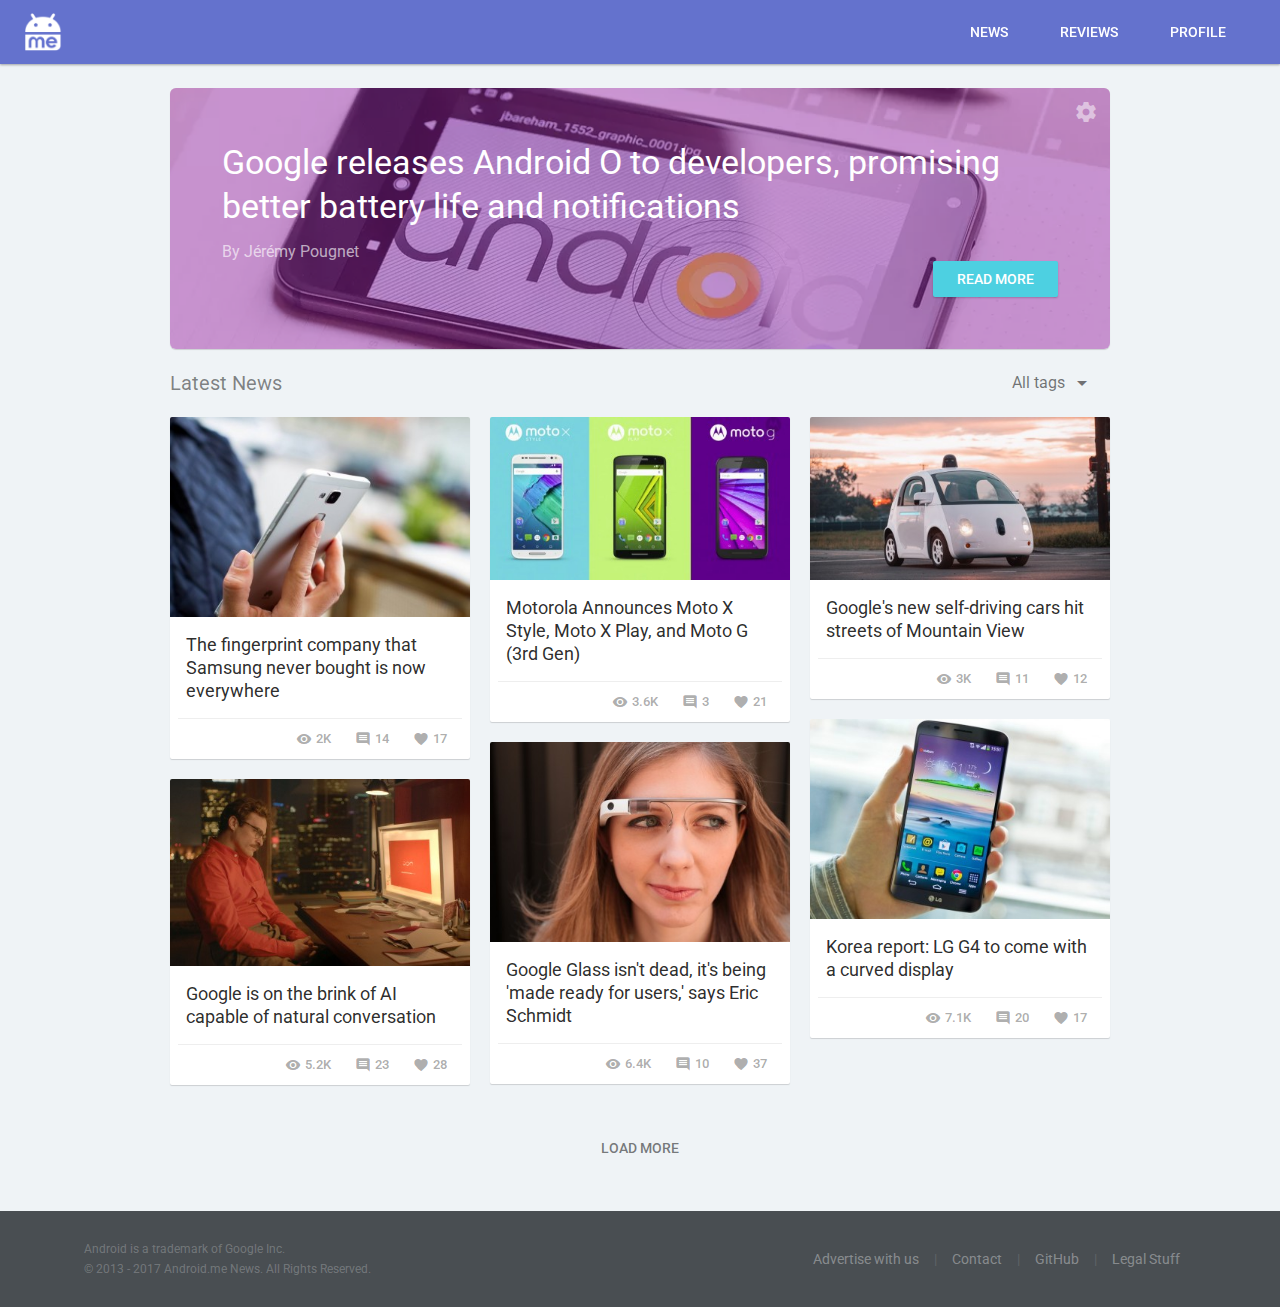
<file: index.html>
<!DOCTYPE html>
<html lang="en">
    <head>
        <meta charset="UTF-8">
        <meta name="viewport" content="width=device-width, initial-scale=1">
        <link rel="shortcut icon" href="favicon.ico">
        
        <!-- Main style -->
        <link rel="stylesheet" href="res/css/style.css">
        
        <!-- Page style -->
        <link rel="stylesheet" href="res/css/home.css">
        
        <!-- Import jQuery (from Google) --> 
        <script src="https://ajax.googleapis.com/ajax/libs/jquery/2.1.4/jquery.min.js"></script>
		
		<!-- Import Material Icons -->
		<link href="https://fonts.googleapis.com/icon?family=Material+Icons" rel="stylesheet">
		
		<!-- Import Roboto font (Google font) -->
		<link href="https://fonts.googleapis.com/css?family=Roboto:300,400,500,700" rel="stylesheet">
        
        <!-- Page info -->
        <title>Android.me</title>
        <meta name="description" content="">	<!-- ??? -->
        <meta name="keywords" content="">	<!-- ??? -->
    </head>
    
    <body>
	
		<!-- Page loader -->
		<div id="pageloader">
			<svg class="spinner" width="65px" height="65px" viewBox="0 0 66 66" xmlns="http://www.w3.org/2000/svg">
				<circle class="circle" fill="none" stroke-width="6" stroke-linecap="round" cx="33" cy="33" r="30"></circle>
			</svg>
		</div>
    
        <!-- Top header bar (menu) -->
        <header class="page-header">
        
            <!-- Elements for the responsive menu -->
            <nav class="responsiveNav">
				<button class="hamburgerButton" aria-expanded="false">
					<i class="material-icons" title="Show navigation">menu</i>
				</button>
			</nav>
            
            <div class="resp-name-logo">Android.me</div>
        
            <!-- Android.me logo -->
            <div class="ndroidme-logo">
				<img src="res/img/logo.png" alt="Android.me logo">
            </div>
			
			<!-- Search bar -->
			<div class="searchBarMain searchBarNotFocus">
				<i class="searchBarIconNotFocus material-icons searchBarSearchIcon noUserSelect">search</i>
				<input type="text" name="header-search" value="" class="searchBarInputNotFocus" id="searchBarInput" placeholder="Search, discover, explore...">
				<i class="material-icons clearSearchBarField noUserSelect" onClick="resetInput()">clear</i>
				
				<!-- Search autocomplete -->
				<!-- For demo only (Static) -->
				<div class="searchAutocompleteMain" style="display: none;">
					<ul>
						<li><span>Ga</span></li>
						<li><span>Galaxy</span> s8</li>
						<li>Samsung <span>Galaxy</span></li>
					</ul>
				</div>
			</div>
            
			<!-- nav menu -->
            <nav class="header-menu">
				<div class="respLogo"></div>
                <ul>
                    <li><a href="index.html">News</a></li>
					<li><a href="reviews.html">Reviews</a></li>
                    <li><a href="login.html">Profile</a></li>
                </ul>
            </nav>
        </header>
        
        <!-- Shadow overlay for the responsive menu -->
        <div class="responsive-menu-overlay"></div>
		
		<!-- Separate content from header (64px) -->
		<div class="headerSeparatorFIx"></div>
		
		<!-- Article cards container -->
        <section class="main-container">
			<div class="article-cards-container">
			
				<!-- Banner admin panel -->
				<!-- Make it responsive! -->
				<div class="adminBannerPanelCard">
					<div class="bannerPanelSection">
						<div class="ig-control">
							<input name="group" type="radio" id="1" class="ig-control__radio" checked>
							<label for="1">Create account CTA</label>
						</div>
					</div>
					<hr>
					<div class="bannerPanelSection">
						<div class="ig-control">
							<input name="group" type="radio" id="2" class="ig-control__radio">
							<label for="2">Featured news</label>
						</div>
						<div class="bannerPanelIdSelector">
							<span>Article ID:</span>
							<input type="number" class="idSelectorInput" placeholder="42">
						</div>
					</div>
					<hr>
					<div class="bannerPanelSection">
						<div class="ig-control">
							<input name="group" type="radio" id="3" class="ig-control__radio">
							<label for="3">Event</label>
						</div>
						<div class="bannerPanelIdSelector">
							<span>Image URL:</span>
							<input type="text" class="urlSelectorInput" placeholder="/res/img/banners/myimagename.png">
						</div>
						<div class="bannerPanelIdSelector">
							<span>Page URL:</span>
							<input type="text" class="urlSelectorInput" placeholder="/tags.php?tag=MWC">
						</div>
					</div>
					<hr>
					<div class="bannerPanelFooterMain">
						<div class="cancelBannerChangesBtn">Cancel</div>
						<div class="saveBannerChangesBtn">Save</div>
					</div>
				</div>
			
				<!-- Featured article Banner -->
				<!-- Background is set inline since it's dynamic -->
				<div class="featuredNewsBanner" style="background-image: url(articles_images/Google_releases_Android_O_to_developers_promising_better_battery_life_and_notifications.jpg);">
					<div class="featuredNewsSubcontainer">
						<a href="article.html">
							<h1>Google releases Android O to developers, promising better battery life and notifications</h1>
						</a>
						<p>By Jérémy Pougnet</p>
						<div class="bannerFeaturedButton">
							<a href="article.html" class="featuredLink noUserSelect">
								<div>Read more</div>
							</a>
						</div>
						
						<!-- Admin panel trigger button -->
						<div class="adminPanelBtn noUserSelect" id="openAdminPanelBanner">
							<i class="material-icons">settings</i>
						</div>
					
					</div>
					<div class="featuredBannerColorOverlay"></div>
				</div>
				
				<!-- Top banner section -->
				<section class="headerBannerHero" style="display:none;"> <!-- display set to none if another banner is visible -->
					<div class="topBannerContentContainer">
						<h1>Experience the News like never before.</h1>
						<p>A new way to stay informed and explore the world of Google's
						mobile platform. Be part of this amazing community!</p>
						<div class="bannerCtaButtons">
							<a href="login.html	" class="ctaOne">
								<div>Join Now</div>
							</a>
							<a href="" class="ctaTwo">
								<div>Learn more</div>
							</a>
						</div>
					</div>
					<div class="topColorOverlay"></div>
				</section>				
				
				<!-- News filters -->
				<div class="filter-container">
					
					<div class="latestInfoTitle">Latest News</div>
				
					<div class="menuTrigger">
						<div class="triggerLabelSelection">All tags</div>
						<i class="material-icons">arrow_drop_down</i>
					</div>
					<div class="tagSelectMenu">
						<div class="tagsMenuItem">All tags</div>
						<div class="tagsMenuItem">Samsung</div>
						<div class="tagsMenuItem">Nexus</div>
						<div class="tagsMenuItem">Developers</div>
						<div class="tagsMenuItem">Lenovo</div>
						<div class="tagsMenuItem">Update</div>
						<div class="tagsMenuItem">Google</div>
						<div class="tagsMenuItem">CES</div>
						<div class="tagsMenuItem">Huawei</div>
						<div class="tagsMenuItem">Oppo</div>
						<div class="tagsMenuItem">Rumors</div>
						<div class="tagsMenuItem">Apps</div>
						<div class="tagsMenuItem">MWC</div>
						<div class="tagsMenuItem">HTC</div>
						<div class="tagsMenuItem">Asus</div>
						<div class="tagsMenuItem">Others</div>
						<div class="tagsMenuItem">Sony</div>
						<div class="tagsMenuItem">LG</div>
						<div class="tagsMenuItem">ZTE</div>
						<div class="tagsMenuItem">Apple</div>
						<div class="tagsMenuItem">Motorola</div>
						<div class="tagsMenuItem">Nokia</div>
						<div class="tagsMenuItem">OnePlus</div>
					</div>
				</div>
				
				<!-- News list -->
				<div class="card-list">
					
					<div class="news-col posts0">
						
						<!-- News card -->
						<div class="news-card">
							<a href="article.html">
								<img class="news-img" src="articles_images/previews/The_fingerprint_company_that_Samsung_never_bought_is_now_everywhere.png" alt="">
								<h1>The fingerprint company that Samsung never bought is now everywhere</h1>
								<div class="news-info">
									<span><i class="material-icons">visibility</i> 2K</span>
									<span><i class="material-icons">comment</i> 14</span>
									<span><i class="material-icons">favorite</i> 17</span>
								</div>
							</a>
						</div>
						<!-- /News card -->
						
						<div class="news-card">
							<a href="">
								<img class="news-img" src="articles_images/previews/Google_is_on_the_brink_of_AI_capable_of_natural_conversation.png" alt="">
								<h1>Google is on the brink of AI capable of natural conversation</h1>
								<div class="news-info">
									<span><i class="material-icons">visibility</i> 5.2K</span>
									<span><i class="material-icons">comment</i> 23</span>
									<span><i class="material-icons">favorite</i> 28</span>
								</div>
							</a>
						</div>
						
						<div class="news-card"></div>
						
					</div>
					
					<div class="news-col posts1">
						
						<div class="news-card">
							<a href="">
								<img class="news-img" src="articles_images/previews/Motorola_Announces_Moto_X_Style_ Moto_X_Play_and_Moto_G_(3rd_Gen).png" alt="">
								<h1>Motorola Announces Moto X Style, Moto X Play, and Moto G (3rd Gen)</h1>
								<div class="news-info">
									<span><i class="material-icons">visibility</i> 3.6K</span>
									<span><i class="material-icons">comment</i> 3</span>
									<span><i class="material-icons">favorite</i> 21</span>
								</div>
							</a>
						</div>
						
						<div class="news-card">
							<a href="">
								<img class="news-img" src="articles_images/previews/Google_Glass_isnt_dead_its_being_made_ready_for_users_says_Eric_Schmidt.png" alt="">
								<h1>Google Glass isn't dead, it's being 'made ready for users,' says Eric Schmidt</h1>
								<div class="news-info">
									<span><i class="material-icons">visibility</i> 6.4K</span>
									<span><i class="material-icons">comment</i> 10</span>
									<span><i class="material-icons">favorite</i> 37</span>
								</div>
							</a>
						</div>
						
						<div class="news-card"></div>
						
					</div>
					
					<div class="news-col posts2">
					
						<div class="news-card">
							<a href="">
								<img class="news-img" src="articles_images/previews/Googlesnew_selfdriving_cars_hit_streets_of_Mountain_View.png" alt="">
								<h1>Google's new self-driving cars hit streets of Mountain View</h1>
								<div class="news-info">
									<span><i class="material-icons">visibility</i> 3K</span>
									<span><i class="material-icons">comment</i> 11</span>
									<span><i class="material-icons">favorite</i> 12</span>
								</div>
							</a>
						</div>
						
						<div class="news-card">
							<a href="">
								<img class="news-img" src="articles_images/previews/Korea_report_LG_G4_to_come_with_a_curved_display.png" alt="">
								<h1>Korea report: LG G4 to come with a curved display</h1>
								<div class="news-info">
									<span><i class="material-icons">visibility</i> 7.1K</span>
									<span><i class="material-icons">comment</i> 20</span>
									<span><i class="material-icons">favorite</i> 17</span>
								</div>
							</a>
						</div>
						
						<div class="news-card"></div>
						
					</div>
				</div>
				
				<!-- Load more articles -->
				<div class="loadmore-btn-container">
					<button type="button">Load more</button>
				</div>
				
			</div>
			
			<!-- Footer -->
			<footer class="page-footer">
				<div class="copyright">Android is a trademark of Google Inc.<br>© 2013 - 2017 Android.me News. All Rights Reserved.</div>
				<div class="footerLinks">
					<a href="">Advertise with us</a> | <a href="">Contact</a> | <a href="https://github.com/JeremyPP/Android.me-2.0" target="_blank">GitHub</a> | <a href="">Legal Stuff</a>
				</div>
			</footer>
			
		</section>
		
		<!-- Main script -->
        <script src="res/js/main.js"></script>
		
		<script>
		
			// Page loader (Change implementation?)
			$(window).load(function() {
				setTimeout(function(){
					$("#pageloader").fadeOut('fast');
				}, 250);
			});

			
			// Tag selection menu
			
			// disable/enable scroll when menu is open or closed
			$.fn.disableScroll = function() {
				window.oldScrollPos = $(window).scrollTop();

				$(window).on('scroll.scrolldisabler',function ( event ) {
					$(window).scrollTop( window.oldScrollPos );
					event.preventDefault();
				});
			};
			$.fn.enableScroll = function() {
				$(window).off('scroll.scrolldisabler');
			};
			
			// open/close menu
			$(document).ready(function(){
				$("html").click(function(){
					$(".tagSelectMenu").hide();
					$(this).enableScroll();
				});
				$(".menuTrigger").click(function(event){
					event.stopPropagation();
					$(".tagSelectMenu").show();
					$("body").disableScroll();
				});
			});
		
		</script>
	</body>
</html>
</file>
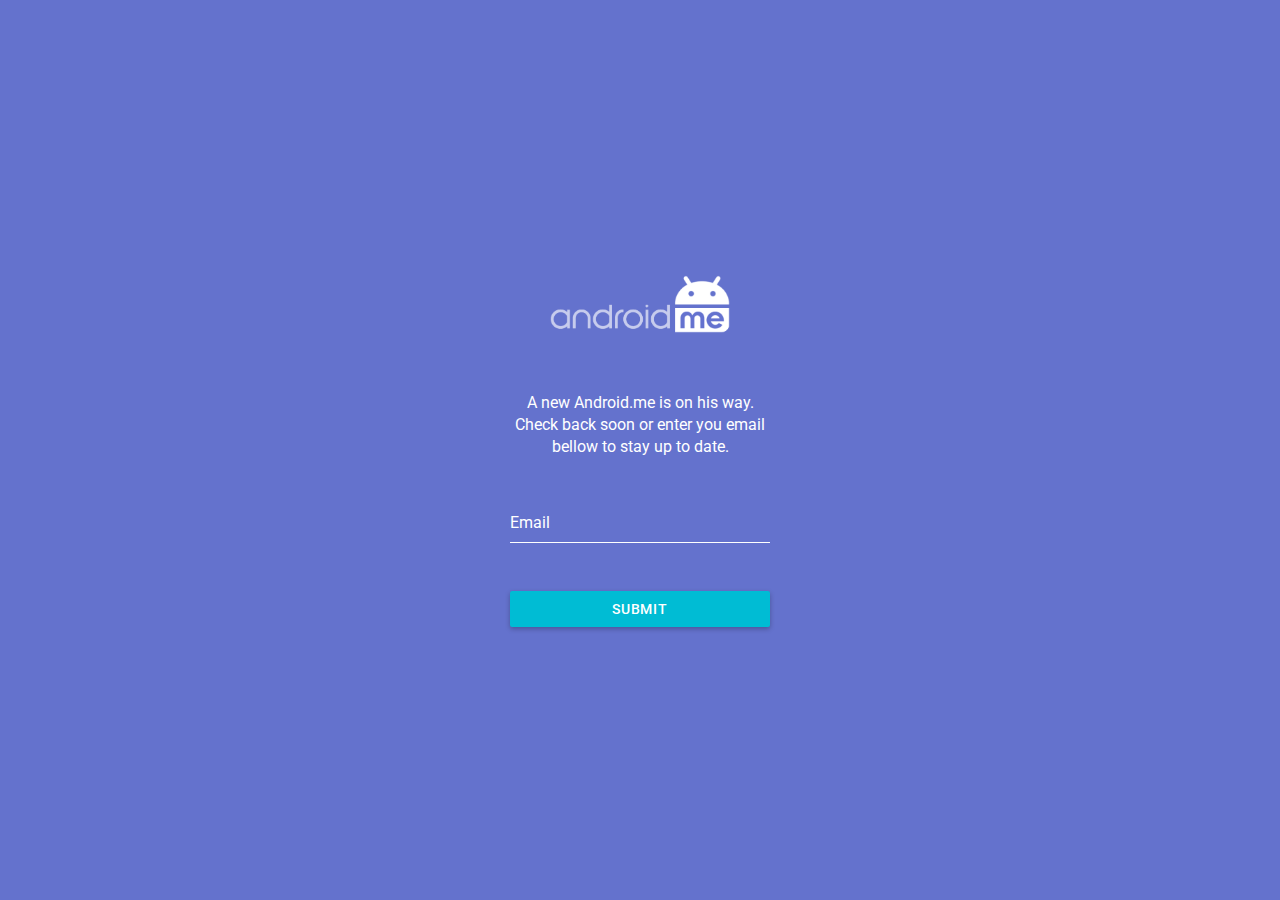
<file: holding page/index.html>
﻿<!DOCTYPE html>
<html lang="en">
    <head>
        <meta charset="UTF-8">
        <meta name="viewport" content="width=device-width, initial-scale=1">
        <link rel="shortcut icon" href="favicon.ico">
        
        <!-- Import jQuery (from Google) --> 
        <script src="https://ajax.googleapis.com/ajax/libs/jquery/2.1.4/jquery.min.js"></script>
		
		<!-- Import Material Icons -->
		<link href="https://fonts.googleapis.com/icon?family=Material+Icons" rel="stylesheet">
		
		<!-- Import Roboto font (Google font) -->
		<link href="https://fonts.googleapis.com/css?family=Roboto:300,400,500,700" rel="stylesheet">
        
        <!-- Page info -->
        <title></title>
        <meta name="description" content="">
        <meta name="keywords" content="">	<!-- ??? -->
		
		<style>
		
			*,
			:before,
			:after {
				box-sizing: border-box;
			}

			html, body {
				margin: 0;
				padding: 0;
			}

			body {
				height: 100%;
				width: 100%;
				font-family: 'Roboto', sans-serif;
				-webkit-font-smoothing: antialiased;
				background-color: #6472cd;
				color: #fff;
			}
			
			.centerContainer {
				height: 370px;
				width: 320px;
				position: absolute;
				margin: auto;
				top: 0;
				bottom: 0;
				left: 0;
				right: 0;
				padding: 0 15px;
				text-align: center;
			}
			
			.centerContainer img.logo {
				width: 200px;
				padding: 10px;
				margin-bottom: 30px;
			}
			
			.centerContainer p.text {
				font-size: 16px;
				line-height: 22px;
				padding: 15px;
				margin: 0;
			}
			
			
			/*  Material inputs */

			form {
				max-width: 260px;
				margin: 0 auto;
				font-family: 'Roboto', sans-serif;
			}

			.group {
				position: relative;
				margin: 30px 0;
				text-align: left;
			}

			input{
				background: none;
				color: #fff;
				font-size: 16px;
				padding: 10px 0 10px 0;
				display: block;
				width: 100%;
				border: none;
				border-radius: 0;
				border-bottom: 1px solid #fff;
				font-family: 'Roboto', sans-serif;
			}

			input:focus {
				outline: none;
			}

			input:focus ~ label, input:valid ~ label {
				top: -14px;
				font-size: 12px;
				color: #00BCD4;
			}

			input:focus ~ .bar:before {
				width: 100%;
			}

			label {
				color: #fff;
				font-size: 16px;
				font-weight: normal;
				position: absolute;
				pointer-events: none;
				top: 10px;
				-webkit-transition: 300ms ease all;
				transition: 300ms ease all;
			}

			.bar {
				position: relative;
				display: block;
				width: 100%;
			}

			.bar:before {
				content: '';
				height: 2px;
				width: 0;
				bottom: 0px;
				position: absolute;
				background: #00BCD4;
				-webkit-transition: 300ms ease all;
				transition: 300ms ease all;
				left: 0%;
			}
			
			
			/* Button */

			.emailBtn {
				background: #00BCD4;
				border: none;
				border-radius: 2px;
				width: 100%;
				color: #fff;
				box-shadow: 0 2px 5px 0 rgba(0,0,0,.26);
				text-transform: uppercase;
				font-size: 14px;
				padding: 0 16px;
				font-weight: 500;
				height: 36px;
				line-height: 36px;
				cursor: pointer;
				letter-spacing: .8px;
				margin-top: 48px;
			}

			.emailBtn:focus,
			.emailBtn:active {
				background: #26C6DA;
			}
			
		</style>
    </head>
    
    <body>
    
		<div class="centerContainer">
			<img src="logo_large.png" alt="" class="logo">
			<p class="text">A new Android.me is on his way.
			<br>
			Check back soon or enter you email bellow to stay up to date.</p>
			<div></div>
			
			<form action="tst.php" method="GET">
				
				<div class="group">
				  <input type="text" required="required" name="message" maxlength="200"/>
				  <span class="highlight"></span>
				  <span class="bar"></span>
				  <label>Email</label>
				</div>
				
				<input type="submit" value="Submit" class="emailBtn"/>
			</form>

		</div>
	
	
    </body>
</html>

<!-- TODO:
		
		- validate email input with js   or   use js to add class to input if its empty;
		- secure php form submition?;
		- responsive;
		
 -->
</file>
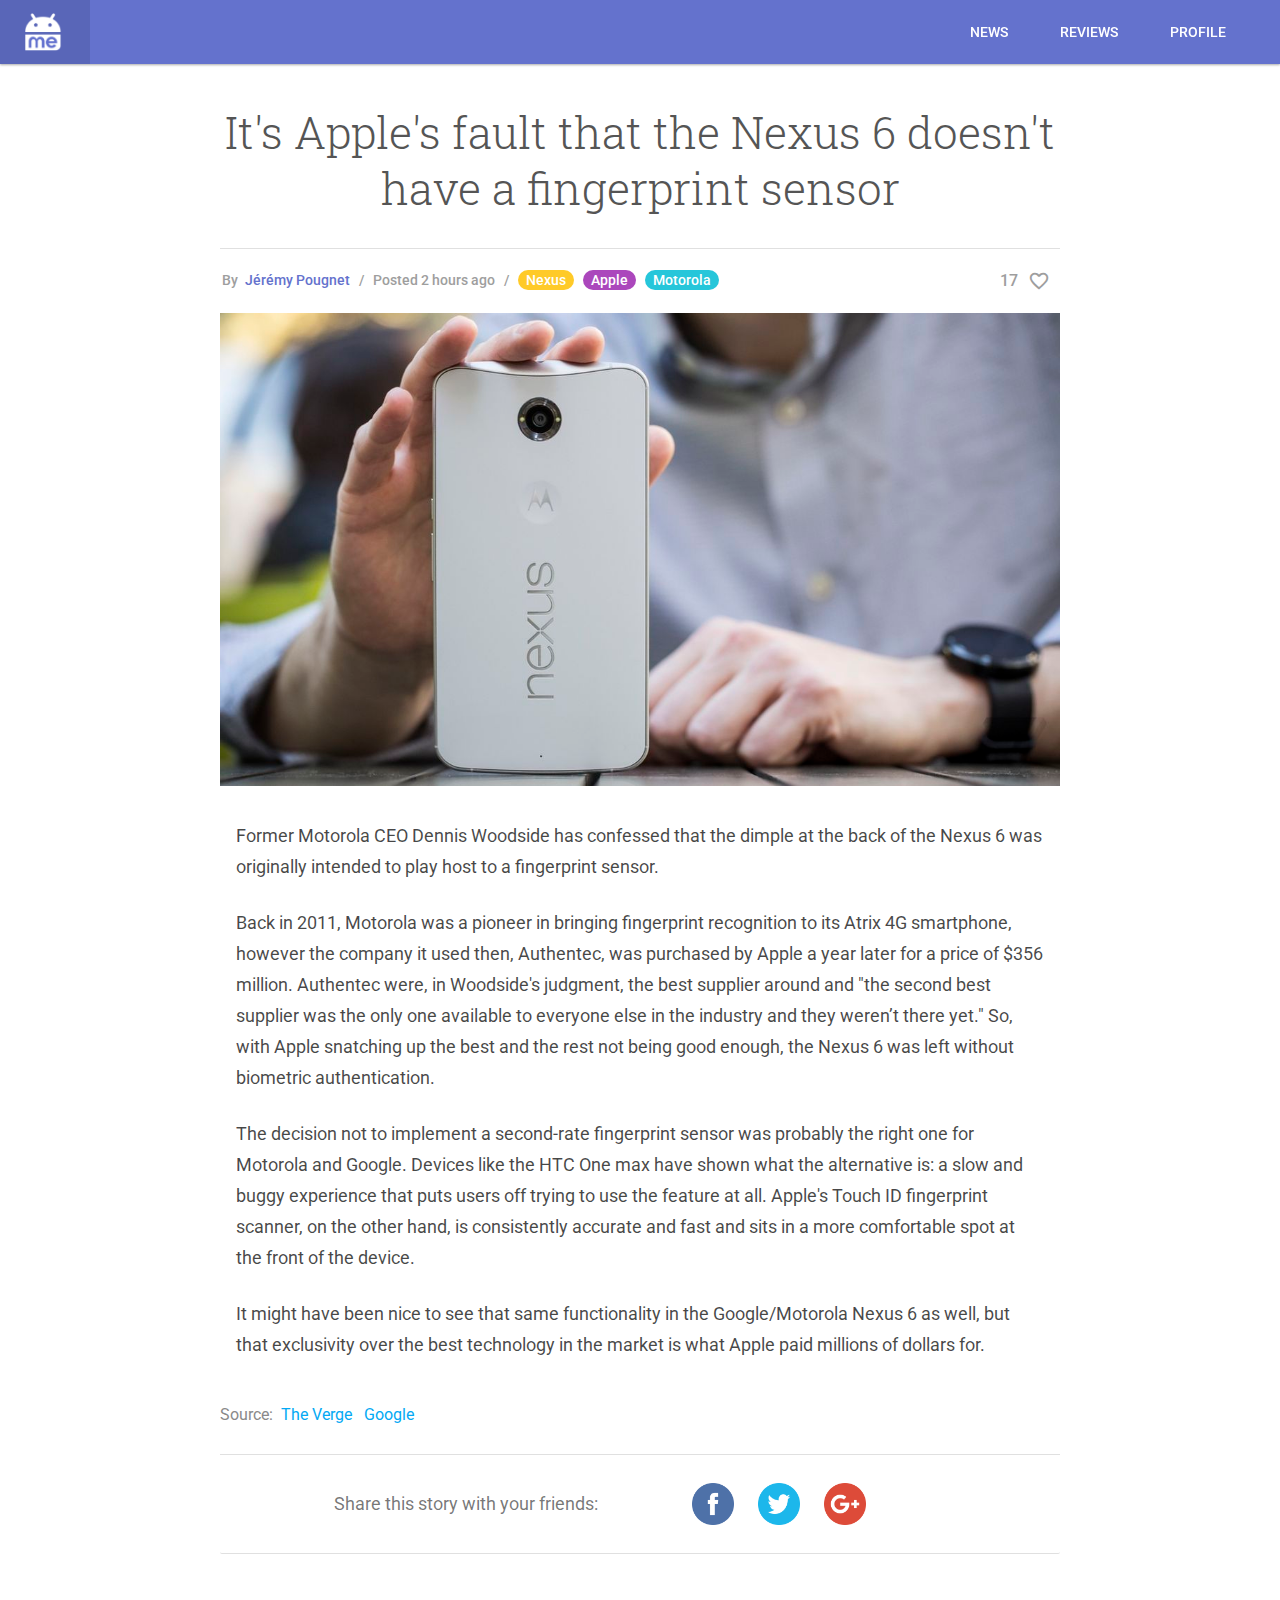
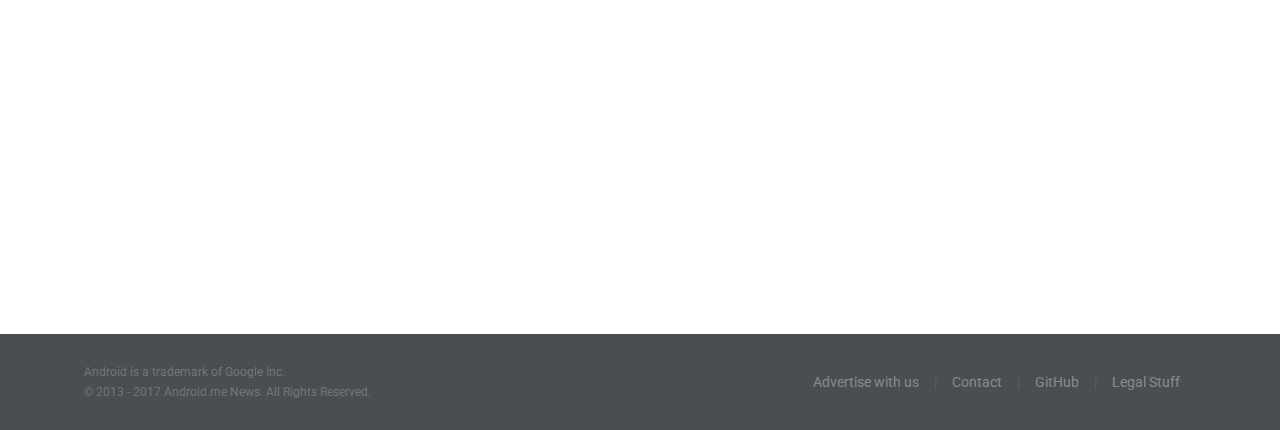
<file: article.html>
﻿<!DOCTYPE html>
<html lang="en">
    <head>
        <meta charset="UTF-8">
        <meta name="viewport" content="width=device-width, initial-scale=1">
        <link rel="shortcut icon" href="favicon.ico">
        
        <!-- Main style -->
        <link rel="stylesheet" href="res/css/style.css">
        
        <!-- Page style -->
        <link rel="stylesheet" href="res/css/news.css">
        
        <!-- Import jQuery (from Google) --> 
        <script src="https://ajax.googleapis.com/ajax/libs/jquery/2.1.4/jquery.min.js"></script>
		
		<!-- Import Material Icons -->
		<link href="https://fonts.googleapis.com/icon?family=Material+Icons" rel="stylesheet">
		
		<!-- Import Roboto fonts (Google font) -->
		<link href="https://fonts.googleapis.com/css?family=Roboto:300,400,500,700" rel="stylesheet">
        <link href="https://fonts.googleapis.com/css?family=Roboto+Slab:200,300,400" rel="stylesheet">
		
        <!-- Page info -->
        <title>It's Apple's fault that the Nexus 6 doesn't have a fingerprint sensor | Android.me</title>	<!-- Dynamic -->
        <meta name="description" content="Former Motorola CEO Dennis Woodside has confessed that
        the dimple at the back of the Nexus 6 was originally intended to ...">	<!-- Dynamic -->
        <meta name="keywords" content="">	<!-- ??? -->
    </head>
    
    <body>
    
        <!-- Top header bar (menu) -->
        <header class="page-header">
        
            <!-- Elements for the responsive menu -->			
			<nav class="responsiveNav">
				<button class="hamburgerButton" aria-expanded="false">
					<i class="material-icons" title="Show navigation">menu</i>
				</button>
			</nav>

            <div class="resp-name-logo">Android.me</div>
        
            <!-- Android.me logo -->
            <div class="ndroidme-logo">
                <a href="http://ndroidme.com">
                    <img src="res/img/logo.png" alt="Android.me logo">
                </a>
            </div>
			
			<!-- Search bar -->
			<div class="searchBarMain searchBarNotFocus">
				<i class="searchBarIconNotFocus material-icons searchBarSearchIcon noUserSelect">search</i>
				<input type="text" name="header-search" value="" class="searchBarInputNotFocus" id="searchBarInput" placeholder="Search, discover, explore...">
				<i class="material-icons clearSearchBarField noUserSelect" onClick="resetInput()">clear</i>
			</div>
            
             <!-- nav menu -->
            <nav class="header-menu">
				<div class="respLogo"></div>
                <ul>
                    <li><a href="index.html">News</a></li>
					<li><a href="reviews.html">Reviews</a></li>
                    <li><a href="login.html">Profile</a></li>
                </ul>
            </nav>
			
        </header>
        
        <!-- Shadow overlay for the responsive menu -->
        <div class="responsive-menu-overlay"></div>
        
        <!-- Article container -->
        <section class="main-container">
		
			<!-- Article Admin panel -->
			<div class="adminPanelCard">
				<div class="publishToggleContainer">
					<div class="toggle publishToggle">  
						<input type="checkbox" id="hasNoState" name="hasNoState" >  
						<label for="hasNoState">
							<span class="lever"></span>
							<span class="slot"></span>
							<span class="text">Published</span>
						</label>  
						<div class="unpublishedLabelTxt">Unpublished</div>
					</div>
				</div>
				<a href="newsEdit.html"><div class="editArticleBtn">Edit</div></a>
				<div class="InfoTextAdminPanel">Last edit: less than a minute ago.</div>
			</div>
			
			<!-- Contributor panel -->
			<div></div>
        
            <!-- Vote system 
            <div class="vote-container">
                <button class="upVote">
					<i class="material-icons">thumb_up</i>
				</button>
                <div class="likes">+ 17</div>
				<button class="downVote voteNotActive" data-tooltip="You need to be a registered user to down vote this article.">
					<i class="material-icons">thumb_down</i>
				</button>
            </div>-->
        
            <!-- Article content -->
            <article>
            
                <!-- Article header -->
                <header class="article-header">
                    
                    <!-- Article Title -->
                    <h1>It's Apple's fault that the Nexus 6 doesn't have a fingerprint sensor</h1>       <!-- PLACEHOLDER -->
                    
                    <!-- Article info (Author, tags, date, etc...) -->
                    <div class="articleInfoBar"> <!-- Make it responsive! -->
						<div class="articleInfoBarLeftContainer">
							<div class="articleInfoAuthor">By <a href="#">Jérémy Pougnet</a></div>
							<div class="articleTopSectionSep">/</div>
							<!-- Show full post date only after a24h.
							eg: Posted 2 minutes ago / Postd 2 hours ago / Posted on Mon, Jan 26, 2015 -->
							<div class="articleInfoPostTime">Posted 2 hours ago</div>
							<div class="articleTopSectionSep">/</div>
							<div class="articleInfoTags">
								<a href="#">Nexus</a>
								<a href="#">Apple</a>
								<a href="#">Motorola</a>
							</div>
						</div>
						<div class="articleInfoBarRightContainer">
							<div class="articleInfoLikes">17</div>
							<div class="articleInfoLikesBtn noUserSelect">
								<i class="material-icons">favorite_border</i>
								<i class="material-icons" style="display:none;">favorite</i>
							</div>
						</div>
					</div>
                    
                </header>
                    
                <!-- Article image (mane of the file should be the same as the title of the article) -->
                <div class="article-image">
                    <img src="articles_images/It's_Apple's_fault_that_the_Nexus_6_doesn't_have_a_fingerprint_sensor.jpg" alt="">       <!-- PLACEHOLDER -->
                </div>
                
                <!-- Article content (text) -->
                <div class="article-content">       <!-- PLACEHOLDER -->
                    <p>
                        Former Motorola CEO Dennis Woodside has confessed that the dimple at
                        the back of the Nexus 6 was originally intended to play host to a
                        fingerprint sensor.
                    </p>
                    <p>
                        Back in 2011, Motorola was a pioneer in bringing fingerprint
                        recognition to its Atrix 4G smartphone, however the company it used
                        then, Authentec, was purchased by Apple a year later for a price of
                        $356 million. Authentec were, in Woodside's judgment, the best supplier
                        around and "the second best supplier was the only one available to
                        everyone else in the industry and they weren’t there yet." So, with
                        Apple snatching up the best and the rest not being good enough, the
                        Nexus 6 was left without biometric authentication.
                    </p>
                    <p>
                        The decision not to implement a second-rate fingerprint sensor was
                        probably the right one for Motorola and Google. Devices like the HTC
                        One max have shown what the alternative is: a slow and buggy experience
                        that puts users off trying to use the feature at all. Apple's Touch ID
                        fingerprint scanner, on the other hand, is consistently accurate and
                        fast and sits in a more comfortable spot at the front of the device.
                    </p>
                    <p>
                        It might have been nice to see that same functionality in the
                        Google/Motorola Nexus 6 as well, but that exclusivity over the best
                        technology in the market is what Apple paid millions of dollars for.
                    </p>
                </div>
                
                <!-- Article footer (from/via) -->       <!-- New implementation (multiple sources possible) -->
                <footer>
                    <div class="fromvia">
                        Source:&nbsp;
                        <a href="#">The Verge</a>
                        &nbsp;
                        <a href="#">Google</a>
                    </div>
                </footer>
            
            </article>
            
            <!-- Share links (Facebook, Twitter and G+) -->
            <div class="share-article">
                <div class="share-txt">Share this story with your friends:</div>
                <div class="share-links">
                    <a href="" onclick="" target="_blank">
                        <img src="res/img/facebook.png" alt="Facebook">
                    </a>
                    <a href="" onclick="" target="_blank">
                        <img src="res/img/twitter.png" alt="Twitter">
                    </a>
                    <a href="" onclick="" target="_blank">
                        <img src="res/img/googleplus.png" alt="Google +">
                    </a>
                </div>
            </div>
        
        </section>
        
        <!-- Comment section -->
        <section class="comment-section">
            <div class="comments-container">
			
				<!-- Script for Disqus comments (Should work when site is live. - TO BE TESTED!) -->
				<div id="disqus_thread"></div>
				<script>
				(function() {
				var d = document, s = d.createElement('script');
				s.src = '//droidme.disqus.com/embed.js';
				s.setAttribute('data-timestamp', +new Date());
				(d.head || d.body).appendChild(s);
				})();
				</script>
				<noscript>Please enable JavaScript to view the <a href="https://disqus.com/?ref_noscript" rel="nofollow">comments powered by Disqus.</a></noscript>
							
            </div>
        </section>
        
        <!-- Page footer -->   <!-- Modular?  (import to all pages) -->
        <footer class="page-footer">
			<div class="copyright">Android is a trademark of Google Inc.<br>© 2013 - 2017 Android.me News. All Rights Reserved.</div>
			<div class="footerLinks">
				<a href="">Advertise with us</a> | <a href="">Contact</a> | <a href="https://github.com/JeremyPP/Android.me-2.0" target="_blank">GitHub</a> | <a href="">Legal Stuff</a>
			</div>
		</footer>
        
        
        <!-- Main script -->
        <script src="res/js/main.js"></script>
        
        <!-- Call function to navigate with keyboard -->
        <script>
            window.document.onkeydown = TeclaRedir;
        </script>
    
    </body>
</html>


<!-- =====================


W.I.P / TO-DO:

- Responsive mode: voting, nav (menu), some other style fixes; (DONE?)
- navigate with keyboard;
- G.A. script;
- Share links (Facebook, Twitter, Google Plus);
- Accessibility (?);
- 


OTHER IDEAS (later):

- Better Disqus integration (Adroidme login);
- 


===================== -->
</file>
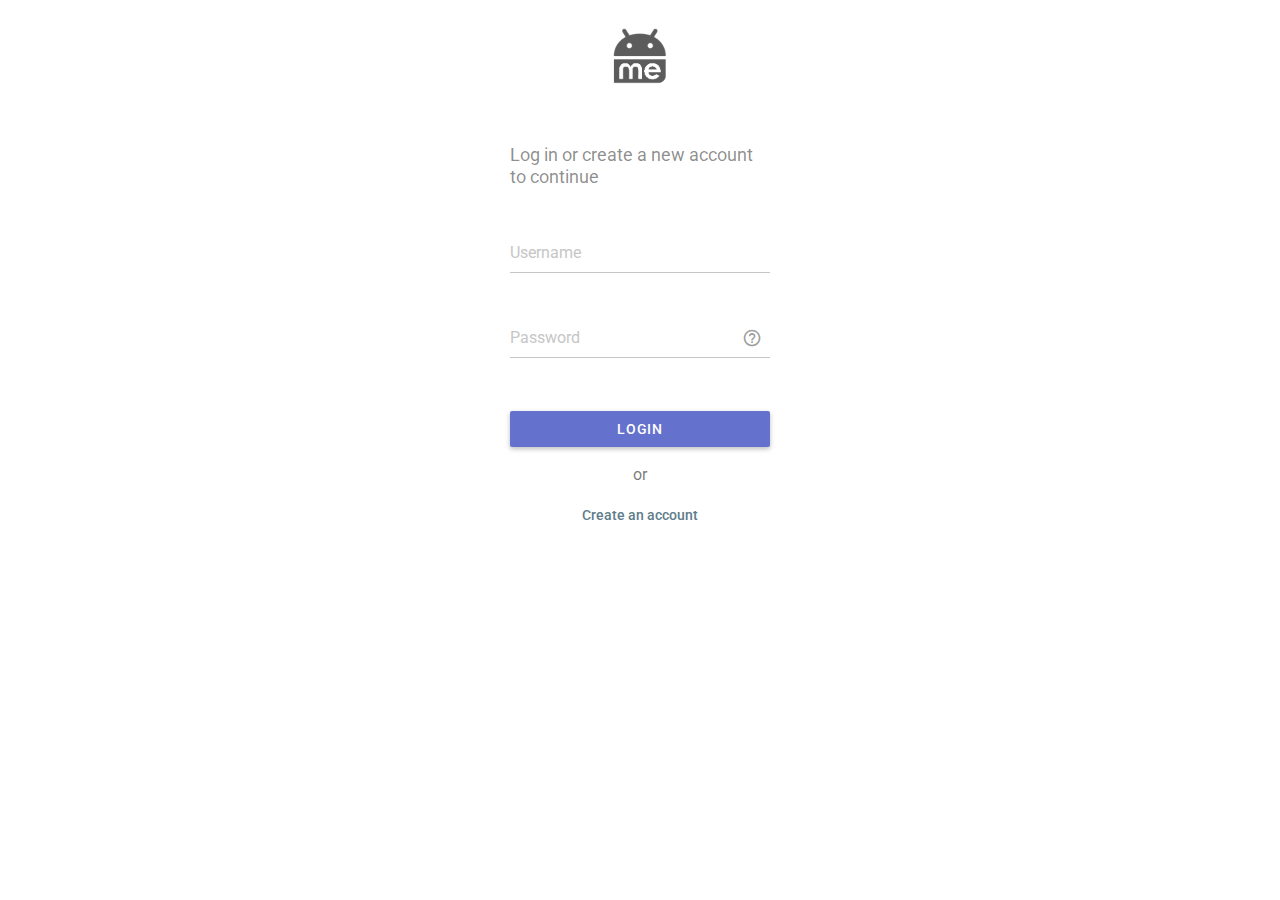
<file: login.html>
<!DOCTYPE html>
<html lang="en">
    <head>
        <meta charset="UTF-8">
        <meta name="viewport" content="width=device-width, initial-scale=1">
        <link rel="shortcut icon" href="favicon.ico">

		<!-- Main style -->
        <link rel="stylesheet" href="res/css/style.css">
        
        <!-- Page style -->
        <link rel="stylesheet" href="res/css/login.css">
        
        <!-- Import jQuery (from Google) --> 
        <script src="https://ajax.googleapis.com/ajax/libs/jquery/2.1.4/jquery.min.js"></script>
		
		<!-- Import Material Icons -->
		<link href="https://fonts.googleapis.com/icon?family=Material+Icons" rel="stylesheet">
		
		<!-- Import Roboto font (Google font) -->
		<link href="https://fonts.googleapis.com/css?family=Roboto:300,400,500,700" rel="stylesheet">
        
        <!-- Page info -->
        <title>Log In | Android.me</title>
    </head>
    <body>
		<header class="loginHeader noUserSelect">
            <a href="index.html"><img src="res/img/tst_logo.png" class="logoLogin"></a>
        </header>
		
		<section>
			
			<div class="loginContainer mainAuthContainer">
				<h2>
					<span class="subheading">Log in or create a new account to continue</span>
				</h2>
				<form action="index.php">
					<div class="group">
					  <input type="text" required="required"/><span class="highlight"></span><span class="bar"></span>
					  <label>Username</label>
					  <div class="inputErrorMsg">Username not found</div>
					</div>
					<div class="group">
						<input type="password" required="required"/><span class="highlight"></span><span class="bar"></span>
						<label>Password</label>
						<div class="recoverPassword noUserSelect" data-tooltip="Forgot password">
							<i class="material-icons">help_outline</i>
						</div>
						<div class="inputErrorMsg">Invalid password</div>
					</div>
					<input type="submit" value="login" class="loginBtn">
					<div class="createAccountLink noUserSelect">or<br><p class="createAccountToggle">Create an account</p></div>
				</form>
			</div>
			
			<div class="resetPasswordContainer mainAuthContainer">
				<div class="loginLink noUserSelect">
					<i class="material-icons">arrow_back</i>
				</div>
				<h2>
					<span class="subheading">Enter your email to receive a link to reset your password</span>
				</h2>
				<form action="resetpassword.html">
					<div class="group">
					  <input type="email" required="required" id="emailResetPassInput"/><span class="highlight"></span><span class="bar"></span>
					  <label>Email</label>
					</div>
					<input type="submit" value="Send" class="loginBtn">
				</form>
			</div>
			
			<div class="newAccountContainer mainAuthContainer">
				<div class="loginLink noUserSelect">
					<i class="material-icons">arrow_back</i>
				</div>
				<h2>
					<span class="subheading">Enter your email and a password to create your account</span>
				</h2>
				<form action="newaccount.html">
					<div class="group">
					  <input type="email" required="required" id="emailSubmitInput"/><span class="highlight"></span><span class="bar"></span>
					  <label>Email</label>
					</div>
					<div class="group">
					  <input type="password" required="required"/><span class="highlight"></span><span class="bar"></span>
					  <label>Password</label>
					</div>
					<input type="submit" value="continue" class="loginBtn">
				</form>
			</div>
			
		</section>
		
		<script>
		
			// Toggle between Login and Account creation
			$('.createAccountToggle').click(function(){
				$('.loginContainer').hide();
				$('.newAccountContainer').show();
			});
			$('.loginLink i').click(function(){
				$('.loginContainer').show();
				$('.newAccountContainer').hide();
			});
			
			// Toggle reset password
			$('.recoverPassword').click(function(){
				$('.loginContainer').hide();
				$('.newAccountContainer').hide();
				$('.resetPasswordContainer').show();
			});
			$('.loginLink i').click(function(){
				$('.loginContainer').show();
				$('.resetPasswordContainer').hide();
			});

			// falback for email input
			$('input').keyup(function(){
				if($(this).val().length > 0)
					$(this).addClass('hasValue');
				else
					$(this).removeClass('hasValue');
			});

			
			// === ERRORS ===
			
			function errorLoginUsername() {
				console.debug("Username not found");
			}
			
			function errorLoginPassword() {
				console.debug("Incorect password");
				// Add class .displayInputError to group with the error;
				// Show div .inputErrorMsg;
			}
			
			function errorNewEmailInvalid() {
				console.debug("Invalid email");
			}
			
			function errorNewEmailExists() {
				console.debug("This email already exists");
			}
			
			function errorNewPasswordInvalid() {
				console.debug("Invalid password");
			}
			
			function errorResetEmailNotFound() {
				console.debug("Email not found");
			}
			
			function errorUndefined() {
				console.debug("Error");
			}
			
		</script>
	</body>
</html>



<!-- =====================


W.I.P / TO-DO:

- Make sure everything is responsive;
- Errors & validations;
- 


===================== -->
</file>
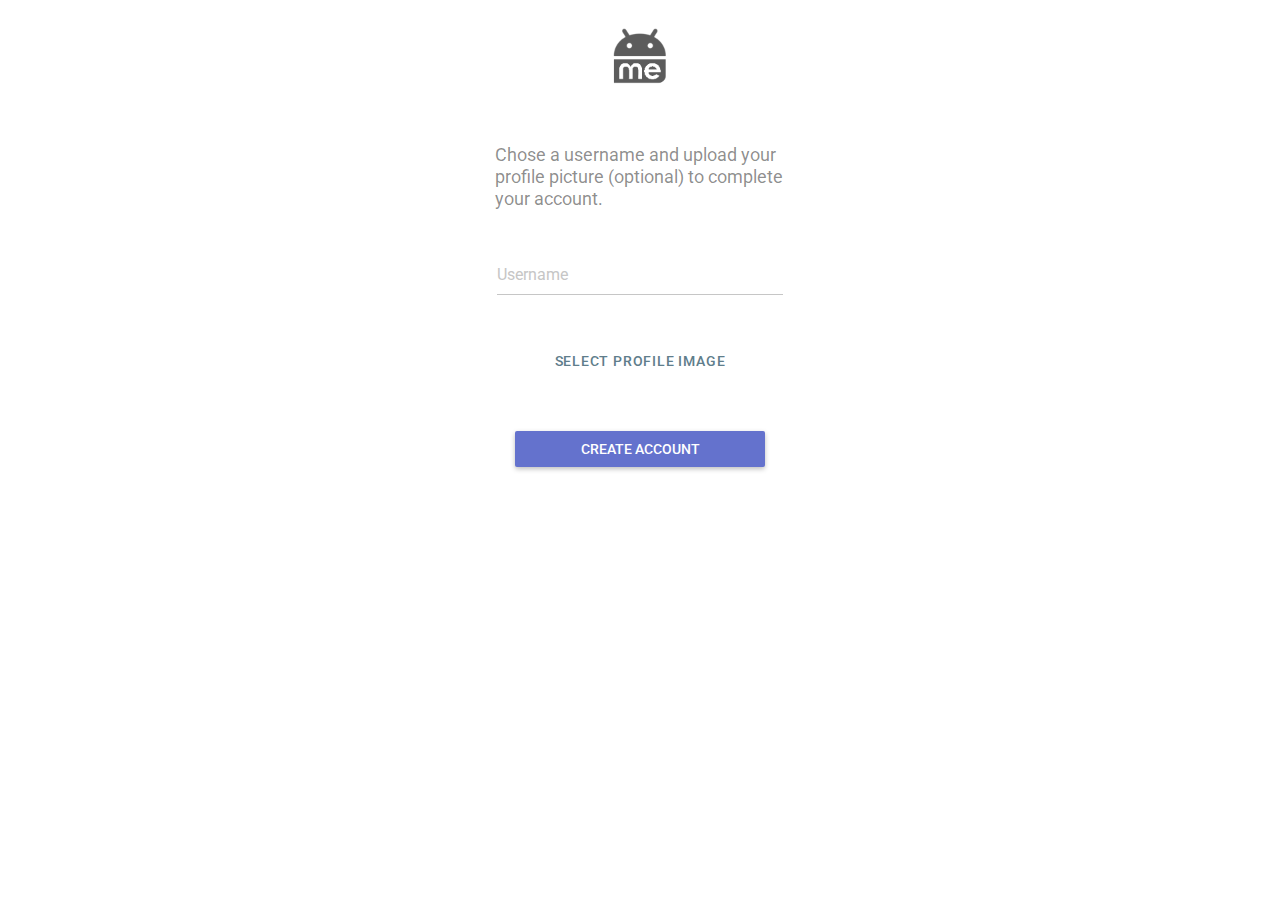
<file: newaccount.html>
<!DOCTYPE html>
<html lang="en">
    <head>
        <meta charset="UTF-8">
        <meta name="viewport" content="width=device-width, initial-scale=1">
        <link rel="shortcut icon" href="favicon.ico">

		<!-- Main style -->
        <link rel="stylesheet" href="res/css/style.css">
        
        <!-- Page style -->
        <link rel="stylesheet" href="res/css/login.css">
		        
        <!-- Import jQuery (from Google) --> 
        <script src="https://ajax.googleapis.com/ajax/libs/jquery/2.1.4/jquery.min.js"></script>
		
		
		<script src="res/js/cropit.js"></script>
		
		<!-- Import Material Icons -->
		<link href="https://fonts.googleapis.com/icon?family=Material+Icons" rel="stylesheet">
		
		<!-- Import Roboto font (Google font) -->
		<link href="https://fonts.googleapis.com/css?family=Roboto:300,400,500,700" rel="stylesheet">
        
        <!-- Page info -->
        <title>Log In | Android.me</title>
    </head>
    <body>
		<header class="loginHeader noUserSelect">
            <a href="index.html"><img src="res/img/tst_logo.png" class="logoLogin"></a>
        </header>
		
		<section>
			
			<div class="newAccountMoreContainer mainAuthContainer">
				<h3>Chose a username and upload your profile picture (optional) to complete your account.</h3>
			
				<form action="">
				
					<div class="usernameSelectorForm">
						<div class="group">
							<input type="text" required="required" class="mi"/><span class="highlight"></span><span class="bar"></span>
							<label>Username</label>
						</div>
					</div>
				
					<div class="image-editor">
						
						<!-- The actual file input will be hidden -->
						<input type="file" class="cropit-image-input" />
						
						<!-- And clicking on this button will open up select file dialog -->
						<div class="select-image-btn">Select profile image</div>
						
						<div class="hiddenEditorContainer" style="display:none">
						
							<div class="cropit-preview">
								<i class="material-icons profilePhotoPlaceholder">person</i>
							</div>
							
							<div class="controls-wrapper">
								<div class="rotation-btns">
									<i class="material-icons rotate-cw-btn">rotate_left</i>
									<i class="material-icons rotate-ccw-btn">rotate_right</i>
								</div>
								<div class="slider-wrapper">
									<i class="material-icons">zoom_out</i>
									<input type="range" class="cropit-image-zoom-input custom" min="0" max="1" step="0.01">
									<i class="material-icons">zoom_in</i>
								</div>
							</div>
						
						</div>
						
						<input type="hidden" name="image-data" class="hidden-image-data" />
					</div>
					
					<input type="submit" value="Create account" class="createAccountBtn">
					
				</form>

			</div>
			
		</section>
		
		<script>
				
			$('.cropit-image-input').change(function() {
				if($.trim($('.cropit-image-input').val()).length){
					$(".hiddenEditorContainer").show();
					$(".select-image-btn").html("Change image");
				};
			});
			
			$(function() {
				$('.image-editor').cropit();
						
				// When user clicks select image button,
				// open select file dialog programmatically
				$('.select-image-btn').click(function() {
					$('.cropit-image-input').click();
				});
				
				// Handle rotation
				$('.rotate-cw-btn').click(function() {
					$('.image-editor').cropit('rotateCW');
				});
				$('.rotate-ccw-btn').click(function() {
					$('.image-editor').cropit('rotateCCW');
				});

				$('form').submit(function() {
					// Move cropped image data to hidden input
					var imageData = $('.image-editor').cropit('export');
					$('.hidden-image-data').val(imageData);

					return true;
				});
			});
			
			window.onbeforeunload = function() {
				return 'You have unsaved changes!';
			}

		</script>
	</body>
</html>



<!-- =====================


W.I.P / TO-DO:

- Make sure everything is responsive;
- Errors & validations;
- Option to come back to the login page (back arrow)?
-


===================== -->
</file>
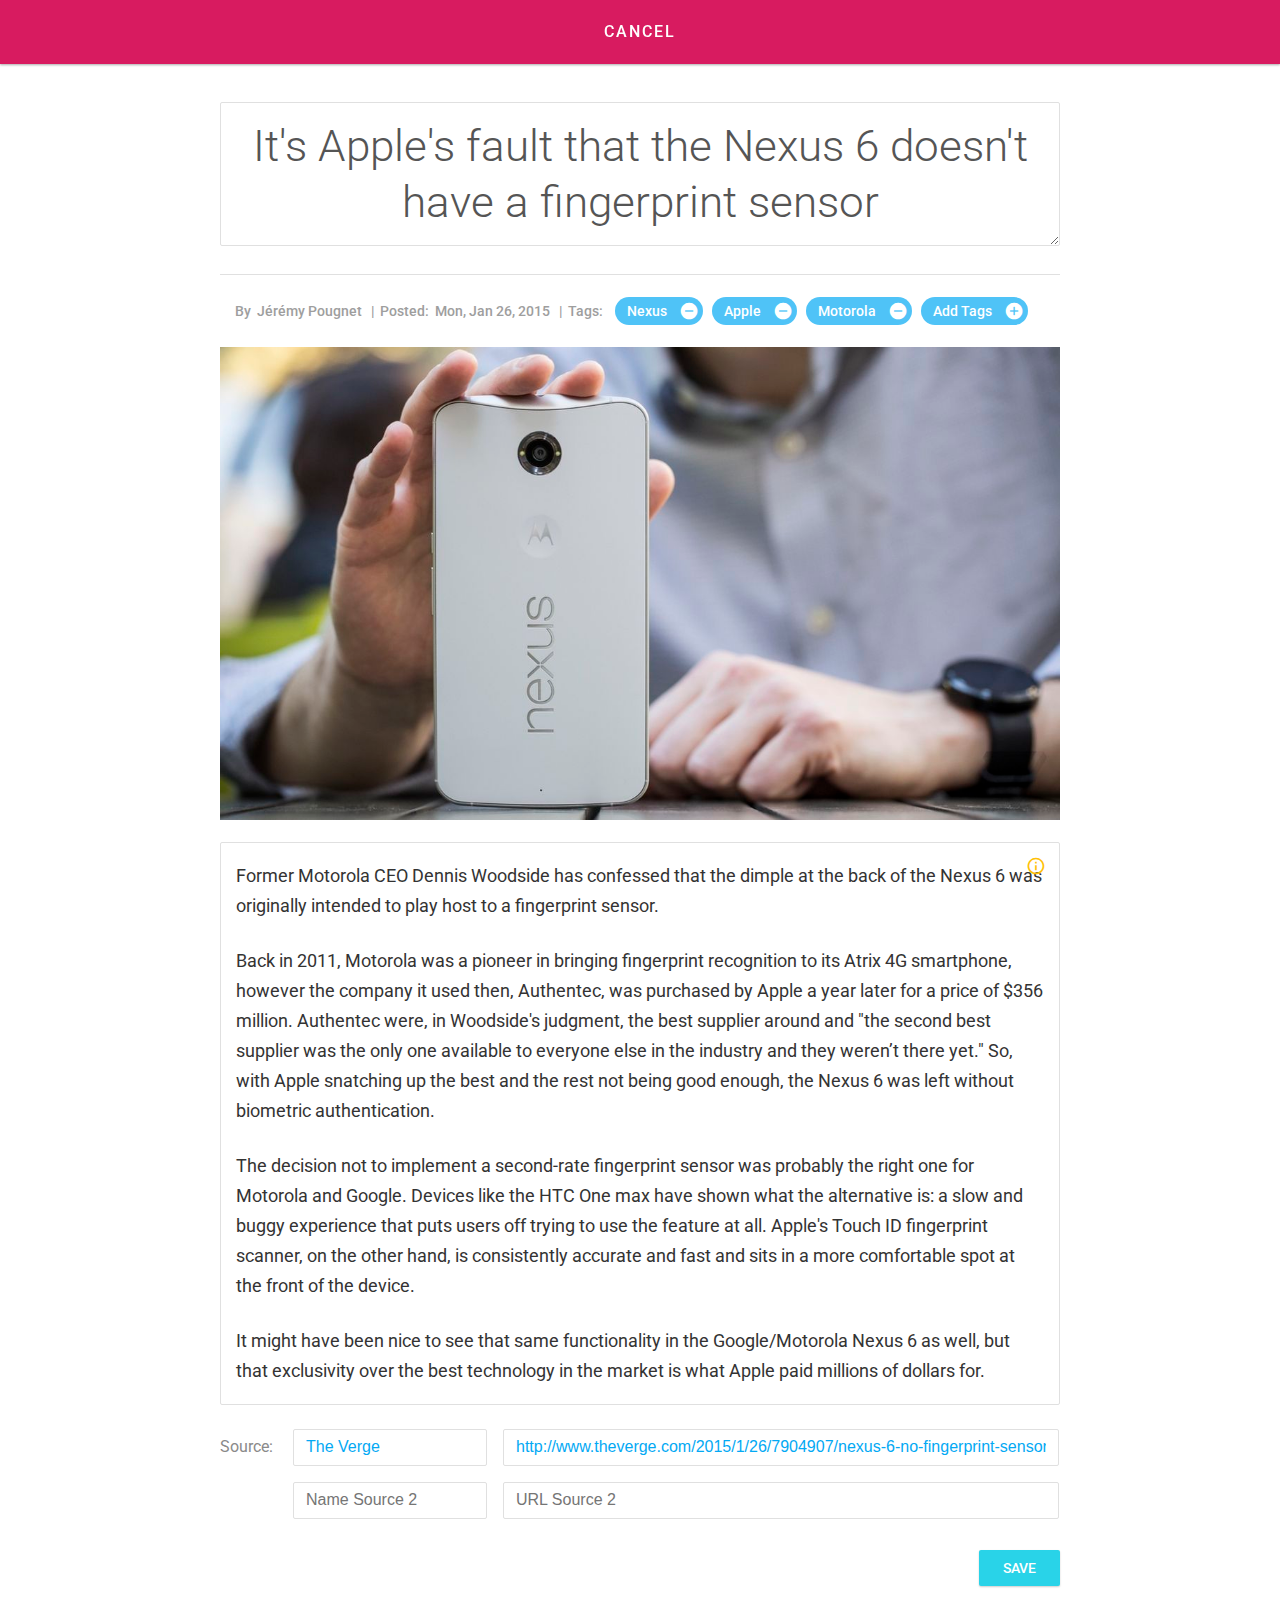
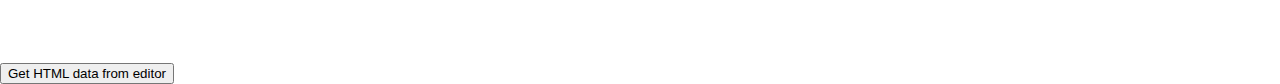
<file: newsEdit.html>
﻿<!DOCTYPE html>
<html lang="en">
    <head>
        <meta charset="UTF-8">
        <meta name="viewport" content="width=device-width, initial-scale=1">
        <link rel="shortcut icon" href="favicon.ico">

		<!-- Main style -->
        <link rel="stylesheet" href="res/css/style.css">
		
		
		<link rel="stylesheet" href="http://cdn.quilljs.com/1.2.0/quill.snow.css">
        
        <!-- Page style -->
        <link rel="stylesheet" href="res/css/newsEdit.css">
        
        <!-- Import jQuery (from Google) --> 
        <script src="https://ajax.googleapis.com/ajax/libs/jquery/2.1.4/jquery.min.js"></script>
		
		
		<script src="https://cdn.quilljs.com/1.2.0/quill.js"></script>
		
		<!-- Import Material Icons -->
		<link href="https://fonts.googleapis.com/icon?family=Material+Icons" rel="stylesheet">
		
		<!-- Import Roboto font (Google font) -->
		<link href="https://fonts.googleapis.com/css?family=Roboto:300,400,500,700" rel="stylesheet">
        
        <!-- Page info -->
        <title>Edit | Article id:448</title>
    </head>
    <body>
        <header>
            <a href="javascript:history.back()"><div class="cancel-post">cancel</div></a>
        </header>
    
        <section class="new-post-main-container">
    
            <div class="new-article">
                <form action="edit.php" method="post" enctype="multipart/form-data">
                
                    <!-- Title section -->
					<div class="topSection">
						<textarea id="post-title" name="title" type="text" placeholder="Article Title" required />It's Apple's fault that the Nexus 6 doesn't have a fingerprint sensor</textarea>
                    </div>
					
                    <!-- Author & Tag section -->
					<div class="article-info">
						By&nbsp;
						<a>Jérémy Pougnet</a>
						&nbsp;&nbsp;|&nbsp;&nbsp;Posted:&nbsp;
						<a>Mon, Jan 26, 2015</a>
						&nbsp;&nbsp;|&nbsp;&nbsp;Tags:&nbsp;
						<!-- DEMO ONLY! -->
						<span class="news_tags" tag="NEXUS" onclick="$(this).hide()">Nexus <i class="material-icons">remove_circle</i></span>
						<span class="news_tags" tag="NEXUS" onclick="$(this).hide()">Apple <i class="material-icons">remove_circle</i></span>
						<span class="news_tags" tag="NEXUS" onclick="$(this).hide()">Motorola <i class="material-icons">remove_circle</i></span>
						<div class="addTagsBtn">
							Add tags <i class="material-icons">add_circle</i>
						</div>
					</div>
				   
                    <!-- Main image -->
                    <img class="articleEditImg" src="articles_images/It's_Apple's_fault_that_the_Nexus_6_doesn't_have_a_fingerprint_sensor.jpg"/>
                    
                    <!-- Article content section -->
					<div class="editContentContainer">
						<div class="editContentHelp" data-tooltip="Please make sure to follow the publisher guidelines when editing an article.">
							<i class="material-icons">info_outline</i>
						</div>
						<div id="quill-container">
							<p>Former Motorola CEO Dennis Woodside has confessed that the dimple at the back of the Nexus 6 was originally intended to play host to a fingerprint sensor.</p>
							<p>Back in 2011, Motorola was a pioneer in bringing fingerprint recognition to its Atrix 4G smartphone, however the company it used then, Authentec, was purchased by Apple a year later for a price of $356 million. Authentec were, in Woodside's judgment, the best supplier around and "the second best supplier was the only one available to everyone else in the industry and they weren’t there yet." So, with Apple snatching up the best and the rest not being good enough, the Nexus 6 was left without biometric authentication.</p>
							<p>The decision not to implement a second-rate fingerprint sensor was probably the right one for Motorola and Google. Devices like the HTC One max have shown what the alternative is: a slow and buggy experience that puts users off trying to use the feature at all. Apple's Touch ID fingerprint scanner, on the other hand, is consistently accurate and fast and sits in a more comfortable spot at the front of the device.</p>
							<p>It might have been nice to see that same functionality in the Google/Motorola Nexus 6 as well, but that exclusivity over the best technology in the market is what Apple paid millions of dollars for.</p>
						</div>
					</div>
				   
                    <!-- From/Via section -->
					<div class="sourceEditContainer">
						<label class="fromvia">Source:</label>
						<input id="post-source-name" name="from" type="text" spellcheck="false" value="The Verge" placeholder="Name Source 1"/>
						<input id="post-source-url" name="from" type="text" spellcheck="false" value="http://www.theverge.com/2015/1/26/7904907/nexus-6-no-fingerprint-sensor-because-of-apple" placeholder="URL Source 1"/>
						<input id="post-source-name" class="source2Name" spellcheck="false" name="from" type="text" value="" placeholder="Name Source 2"/>
						<input id="post-source-url" name="from" type="text" spellcheck="false" value="" placeholder="URL Source 2"/>
					</div>
					
                    <!-- Save changes -->
                    <input id="saveEditPost" type="submit" value="Save"/>
                </form>
            </div>
			
			<!--  -->
			<div class="tagModalOverlay">

				<div class="tagModalContainer modal">
					<h1>Tags</h1>
					<div class="modalContainer">
						<!-- STATIC (for demo only!) -->
						<div class="tagListCol">
							<div class="tagItemSelect">
								<label><input type="checkbox" name="checkbox" value="value" class="fs1">Samsung</label>
							</div>
							<div class="tagItemSelect">
								<label><input type="checkbox" name="checkbox" value="value" class="fs1">Nexus</label>
							</div>
							<div class="tagItemSelect">
								<label><input type="checkbox" name="checkbox" value="value" class="fs1">Developers</label>
							</div>
							<div class="tagItemSelect">
								<label><input type="checkbox" name="checkbox" value="value" class="fs1">Lenovo</label>
							</div>
							<div class="tagItemSelect">
								<label><input type="checkbox" name="checkbox" value="value" class="fs1">Update</label>
							</div>
						</div>
						<div class="tagListCol">
							<div class="tagItemSelect">
								<label><input type="checkbox" name="checkbox" value="value" class="fs1">Apple</label>
							</div>
							<div class="tagItemSelect">
								<label><input type="checkbox" name="checkbox" value="value" class="fs1">Google</label>
							</div>
							<div class="tagItemSelect">
								<label><input type="checkbox" name="checkbox" value="value" class="fs1">CES</label>
							</div>
							<div class="tagItemSelect">
								<label><input type="checkbox" name="checkbox" value="value" class="fs1">Huawei</label>
							</div>
							<div class="tagItemSelect">
								<label><input type="checkbox" name="checkbox" value="value" class="fs1">Rumors</label>
							</div>
						</div>
						<div class="tagListCol">
							<div class="tagItemSelect">
								<label><input type="checkbox" name="checkbox" value="value" class="fs1">Apps</label>
							</div>
							<div class="tagItemSelect">
								<label><input type="checkbox" name="checkbox" value="value" class="fs1">MWC</label>
							</div>
							<div class="tagItemSelect">
								<label><input type="checkbox" name="checkbox" value="value" class="fs1">HTC</label>
							</div>
							<div class="tagItemSelect">
								<label><input type="checkbox" name="checkbox" value="value" class="fs1">Asus</label>
							</div>
							<div class="tagItemSelect">
								<label><input type="checkbox" name="checkbox" value="value" class="fs1">Others</label>
							</div>
						</div>
						<div class="tagListCol">
							<div class="tagItemSelect">
								<label><input type="checkbox" name="checkbox" value="value" class="fs1">Sony</label>
							</div>
							<div class="tagItemSelect">
								<label><input type="checkbox" name="checkbox" value="value" class="fs1">LG</label>
							</div>
							<div class="tagItemSelect">
								<label><input type="checkbox" name="checkbox" value="value" class="fs1">ZTE</label>
							</div>
							<div class="tagItemSelect">
								<label><input type="checkbox" name="checkbox" value="value" class="fs1">Motorola</label>
							</div>
							<div class="tagItemSelect">
								<label><input type="checkbox" name="checkbox" value="value" class="fs1">Nokia</label>
							</div>
						</div>
						<div class="tagListCol">
							<div class="tagItemSelect">
								<label><input type="checkbox" name="checkbox" value="value" class="fs1">OnePlus</label>
							</div>
							<div class="tagItemSelect">
								<label><input type="checkbox" name="checkbox" value="value" class="fs1">Oppo</label>
							</div>
							<div class="tagItemSelect">
								<label><input type="checkbox" name="checkbox" value="value" class="fs1">IFA</label>
							</div>
						</div>
					</div>
					<div class="modalFooter">
						<div class="modalActionBtn closeModalBtn">Cancel</div>
						<div class="modalActionBtn" onclick="$('.news_tags').show();$('.tagModalOverlay').fadeOut(100);">Add</div>
					</div>
				</div>
			
			</div>			
        </section>
		
		<button id="btn1" onClick="showContentHTML()">Get HTML data from editor</button>
		
		<script>
			$(window, document, undefined).ready(function() {
			
				// Set textareas height
				element2 = document.getElementById("post-title");
				element2.style.height = "1px";
				element2.style.height = 2 + (element2.scrollHeight)+"px";
				
				/// Show overlay & Open modal
  				// FOR DEMO PURPOSES ONLY! Need different modal implementation.
				$( ".closeModalBtn" ).click(function() {
					$(".tagModalOverlay").fadeOut(100);
				});
				$( ".addTagsBtn" ).click(function() {
					$(".tagModalOverlay").fadeIn(150);
				});
					$(".tagModalContainer").click(function(event) {
					event.stopPropagation();
				});

			});
			
			var quill = new Quill('#quill-container', {
				modules: {
					toolbar: [
						['bold', 'italic', 'underline', 'strike'],
						[{ 'color': [ '#E91E63', '#6472cd', '#03A9F4', '#00BCD4', '#FFC107', '#E0E0E0', '#333' ] }], 
						['blockquote', { 'align': [false, 'right', 'center'] }],
						['link', 'image', 'video'],
						['clean']
					]
				},
				placeholder: 'Article content...',
				theme: 'snow'
			});

			//display current HTML (dev test)
			function showContentHTML() {
				var html = quill.root.innerHTML;
				alert(html);
			}
		</script>

    </body>
</html>


<!-- =====================


W.I.P / TO-DO:

- Add a new tag (modal with tag cloud?);
- Ability to change main photo;
-


===================== -->
</file>
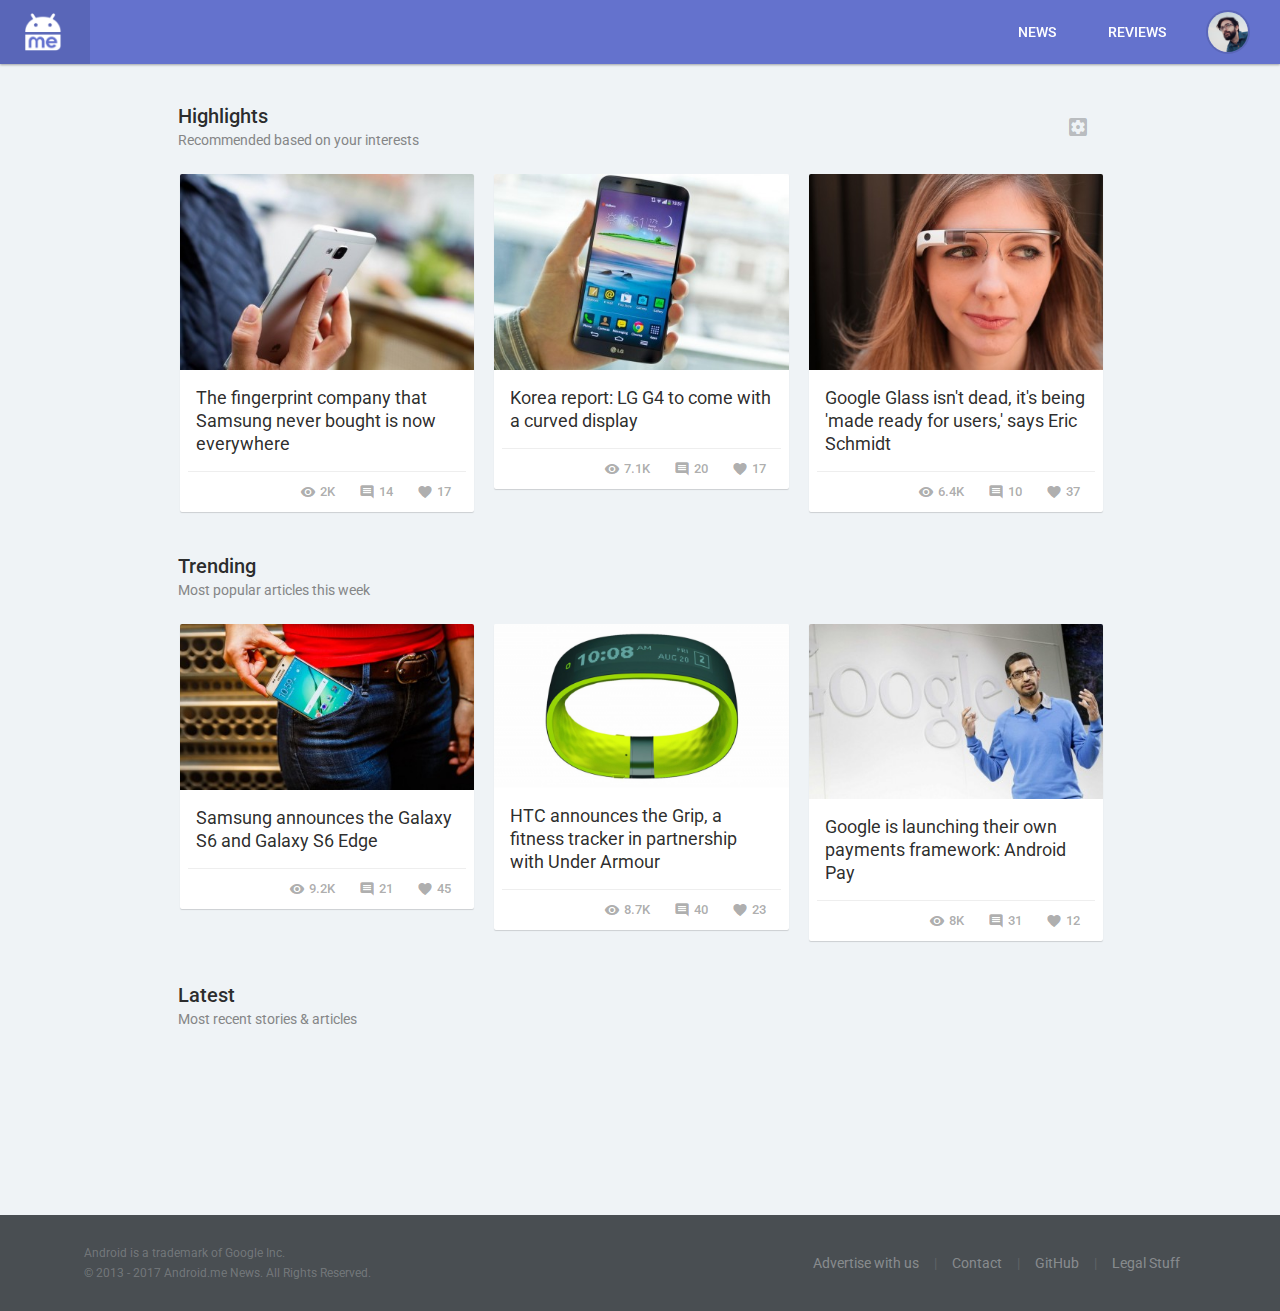
<file: profile.html>
﻿<!DOCTYPE html>
<html lang="en">
    <head>
        <meta charset="UTF-8">
        <meta name="viewport" content="width=device-width, initial-scale=1">
        <link rel="shortcut icon" href="favicon.ico">
        
        <!-- Main style -->
        <link rel="stylesheet" href="res/css/style.css">
        
        <!-- Page style -->
        <link rel="stylesheet" href="res/css/profile.css">
        
        <!-- Import jQuery (from Google) --> 
        <script src="https://ajax.googleapis.com/ajax/libs/jquery/2.1.4/jquery.min.js"></script>
		
		<!-- Import Material Icons -->
		<link href="https://fonts.googleapis.com/icon?family=Material+Icons" rel="stylesheet">
		
		<!-- Import Roboto font (Google font) -->
		<link href="https://fonts.googleapis.com/css?family=Roboto:300,400,500,700" rel="stylesheet">
        
        <!-- Page info -->
        <title>Android.me</title>
        <meta name="description" content="">	<!-- ??? -->
        <meta name="keywords" content="">	<!-- ??? -->
    </head>
	<body>
    
        <!-- Top header bar (menu) -->
        <header class="page-header">
        
            <!-- Elements for the responsive menu -->			
			<nav class="responsiveNav">
				<button class="hamburgerButton" aria-expanded="false">
					<i class="material-icons" title="Show navigation">menu</i>
				</button>
			</nav>

            <div class="resp-name-logo">Android.me</div>
        
            <!-- Android.me logo -->
            <div class="ndroidme-logo">
                <a href="http://ndroidme.com">
                    <img src="res/img/logo.png" alt="Android.me logo">
                </a>
            </div>
			
			<!-- Search bar -->
			<div class="searchBarMain searchBarNotFocus">
				<i class="searchBarIconNotFocus material-icons searchBarSearchIcon noUserSelect">search</i>
				<input type="text" name="header-search" value="" class="searchBarInputNotFocus" id="searchBarInput" placeholder="Search, discover, explore...">
				<i class="material-icons clearSearchBarField noUserSelect" onClick="resetInput()">clear</i>
			</div>
            
             <!-- nav menu -->
            <nav class="header-menu">       <!-- TO-DO: links to the other pages -->
				<div class="respLogo"></div>
                <ul>
                    <li><a href="index.html">News</a></li>
					<li><a href="reviews.html">Reviews</a></li>
                    <!-- <li><a href="">Profile</a></li>-->
					
					<!-- Profile menu -->
					<div class="profileAvatarContainer">
						<div class="profileAvatar">
							<img src="users_images/Emmett_Stevenson.jpg" class="profilePicture">
						</div>
						
						<!-- Profile card -->
						<div class="profileCard">
							<div class="profCard-header">
								<div class="profHeader-username">Emmett Stevenson</div>
								<div class="profHeader-status">Contributor</div>
							</div>
							<div class="profCard-menu">
							
								<!-- LInks when responsive menu is active -->
								<a class="resp-profile-links" href="index.html">News</a>
								<a class="resp-profile-links" href="reviews.html">Reviews</a>
								
								<!-- Profile nav links -->
								<a href="#">Feed</a>
								<a href="#">My articles</a>
								<a href="#">Favorites</a>
							</div>
							<div class="profCard-options">
								<a href="#"><i class="material-icons">edit</i></a>
								<a href="#"><i class="material-icons">settings</i></a>
								<a href="index.html"><i class="material-icons">exit_to_app</i></a>
							</div>
						</div>
					</div>

					
                </ul>
            </nav>
			
        </header>
		
		<!-- Shadow overlay for the responsive menu -->
        <div class="responsive-menu-overlay"></div>
		
		<!-- Separate content from header (64px) -->
		<div class="headerSeparatorFIx"></div>

		<section class="main-container">
			
			<!-- Content -->
			<div class="mainContentContainer">
				<section class="feedHighlightsSection">
					<div class="feedSectionTitleBar">
						<div class="feedSectionTitleMain">Highlights</div>
						<div class="feedSectionSubtitle">Recommended based on your interests</div>
						<div class="feedSectionConfigBtn noUserSelect"><i class="material-icons">settings_applications</i></div>
					</div>
					<div class="feedArticlesContainer">
					
						<div class="news-card">
							<a href="article.html">
								<img class="news-img" src="articles_images/previews/The_fingerprint_company_that_Samsung_never_bought_is_now_everywhere.png" alt="">
								<h1>The fingerprint company that Samsung never bought is now everywhere</h1>
								<div class="news-info">
									<span><i class="material-icons">visibility</i> 2K</span>
									<span><i class="material-icons">comment</i> 14</span>
									<span><i class="material-icons">favorite</i> 17</span>
								</div>
							</a>
						</div>
						
						<div class="news-card">
							<a href="">
								<img class="news-img" src="articles_images/previews/Korea_report_LG_G4_to_come_with_a_curved_display.png" alt="">
								<h1>Korea report: LG G4 to come with a curved display</h1>
								<div class="news-info">
									<span><i class="material-icons">visibility</i> 7.1K</span>
									<span><i class="material-icons">comment</i> 20</span>
									<span><i class="material-icons">favorite</i> 17</span>
								</div>
							</a>
						</div>
						
						<div class="news-card">
							<a href="">
								<img class="news-img" src="articles_images/previews/Google_Glass_isnt_dead_its_being_made_ready_for_users_says_Eric_Schmidt.png" alt="">
								<h1>Google Glass isn't dead, it's being 'made ready for users,' says Eric Schmidt</h1>
								<div class="news-info">
									<span><i class="material-icons">visibility</i> 6.4K</span>
									<span><i class="material-icons">comment</i> 10</span>
									<span><i class="material-icons">favorite</i> 37</span>
								</div>
							</a>
						</div>
					
					</div>
				</section>
				
				<section class="feedTrendingSection">
					<div class="feedSectionTitleBar">
						<div class="feedSectionTitleMain">Trending</div>
						<div class="feedSectionSubtitle">Most popular articles this week</div>
					</div>
					<div class="feedArticlesContainer">
					
						<div class="news-card">
							<a href="article.html">
								<img class="news-img" src="articles_images/previews/Samsung_announces_the_Galaxy_S6_and_Galaxy_S6_Edge.png" alt="">
								<h1>Samsung announces the Galaxy S6 and Galaxy S6 Edge</h1>
								<div class="news-info">
									<span><i class="material-icons">visibility</i> 9.2K</span>
									<span><i class="material-icons">comment</i> 21</span>
									<span><i class="material-icons">favorite</i> 45</span>
								</div>
							</a>
						</div>
						
						<div class="news-card">
							<a href="article.html">
								<img class="news-img" src="articles_images/previews/HTC_announces_the_Grip_a_fitness_tracker_in_partnership_with_Under_Armour.png" alt="">
								<h1>HTC announces the Grip, a fitness tracker in partnership with Under Armour</h1>
								<div class="news-info">
									<span><i class="material-icons">visibility</i> 8.7K</span>
									<span><i class="material-icons">comment</i> 40</span>
									<span><i class="material-icons">favorite</i> 23</span>
								</div>
							</a>
						</div>
						
						<div class="news-card">
							<a href="article.html">
								<img class="news-img" src="articles_images/previews/Google_is_launching_their_own_payments_framework_Android_Pay.png" alt="">
								<h1>Google is launching their own payments framework: Android Pay</h1>
								<div class="news-info">
									<span><i class="material-icons">visibility</i> 8K</span>
									<span><i class="material-icons">comment</i> 31</span>
									<span><i class="material-icons">favorite</i> 12</span>
								</div>
							</a>
						</div>
						
					</div>
				</section>
				
				<section class="feedLatestSection">
					<div class="feedSectionTitleBar">
						<div class="feedSectionTitleMain">Latest</div>
						<div class="feedSectionSubtitle">Most recent stories & articles</div>
					</div>
					<div class="feedArticlesContainer">
					</div>
				</section>
				
			</div>
			
			<!--<div class="tabContentContainer tab2content" style="display:none;">
				<div class="contributorPanelMain">
					
					<div class="myArticlesMenuTrigger">
						<div class="triggerLabelSelection">All articles</div>
						<i class="material-icons">arrow_drop_down</i>
					</div>
					<div class="myArticlesMenu">
						<div class="myArticlesMenuItem">All articles</div>
						<div class="myArticlesMenuItem">Published articles</div>
						<div class="myArticlesMenuItem">Pending approval</div>
					</div>
					
					<a href="post.html" class="newArticleBtn"><div>New article</div></a>
					
				</div>-->
				<!-- All / My published articles / Pending approval -->
			<!--</div>-->
		
			<footer class="page-footer">
				<div class="copyright">Android is a trademark of Google Inc.<br>© 2013 - 2017 Android.me News. All Rights Reserved.</div>
				<div class="footerLinks">
					<a href="">Advertise with us</a> | <a href="">Contact</a> | <a href="https://github.com/JeremyPP/Android.me-2.0" target="_blank">GitHub</a> | <a href="">Legal Stuff</a>
				</div>
			</footer>
			
		</section>
		
		<!-- Main script -->
        <script src="res/js/main.js"></script>
		
		<script> // See what should be moved to main js file.
		
			// disable/enable scroll when menu is open or closed
			// MOVE TO MAIN.JS FOR BETTER MODULARITY.
			$.fn.disableScroll = function() {
				window.oldScrollPos = $(window).scrollTop();

				$(window).on('scroll.scrolldisabler',function ( event ) {
					$(window).scrollTop( window.oldScrollPos );
					event.preventDefault();
				});
			};
			$.fn.enableScroll = function() {
				$(window).off('scroll.scrolldisabler');
			};
			
			// Toggle my Articles menu
			$(document).ready(function(){
				$("html").click(function(){
					$(".myArticlesMenu").hide();
					$(this).enableScroll();
				});
				$(".myArticlesMenuTrigger").click(function(event){
					event.stopPropagation();
					$(".myArticlesMenu").show();
					$("body").disableScroll();
				});
			});
			
			// toggle profile card
			$(".profileAvatar").click(function(){
				$(".profileCard").show();
				event.stopPropagation();
			});
			$("html").click(function(){
				$(".profileCard").hide();
			});


		</script>
	
	</body>
</html>
</file>
<file: res/css/style.css>
﻿/* ========== Inport Fonts ========== */

/*@font-face {
  font-family: 'Roboto';
  font-style: normal;
  font-weight: 300;
  src: local('Roboto Light'), local('Roboto-Light'), url(../font/Roboto-Light.ttf) format('ttf');
}

@font-face {
  font-family: 'Roboto';
  font-style: normal;
  font-weight: 400;
  src: local('Roboto'), local('Roboto-Regular'), url(../font/Roboto-Regular.ttf) format('ttf');
}

@font-face {
  font-family: 'Roboto';
  font-style: normal;
  font-weight: 700;
  src: local('Roboto Bold'), local('Roboto-Bold'), url(../font/Roboto-Bold.ttf) format('ttf');
}*/



/* ========== Main Styles ========== */

html, body {
    margin: 0;
    padding: 0;
}

body {
    font-family: 'Roboto', sans-serif;
    -webkit-font-smoothing: antialiased;
    background-color: #fff;
}

.headerSeparatorFIx {
	height: 64px;
	width: 100%;
	background: none;
}


/* Disable selection with class "noUserSelect" */

.noUserSelect {
	-webkit-user-select: none;
	-moz-user-select: none;
	-ms-user-select: none;
	user-select: none;
}



/* ========== Page loader ========== */

#pageloader {
    position: fixed;
    height: 100%;
    width: 100%;
    z-index: 9999;
    background: #fff;
    text-align: center;
    top: 0;
    left: 0;
}

#pageloader svg {
    top: 45%;
    position: absolute;
    left: 0;
    right: 0;
    margin: auto;
    width: 42px;
}
#pageloader .spinner {
	-webkit-animation: rotation 1.4s linear infinite;
	animation: rotation 1.4s linear infinite;
}

@-webkit-keyframes rotation {
	0% {
		-webkit-transform: rotate(0deg);
		transform: rotate(0deg);
	}

	100% {
		-webkit-transform: rotate(270deg);
		transform: rotate(270deg);
	}
}

@keyframes rotation {
	0% {
		-webkit-transform: rotate(0deg);
		transform: rotate(0deg);
	}

	100% {
		-webkit-transform: rotate(270deg);
		transform: rotate(270deg);
	}
}

#pageloader .circle {
	stroke-dasharray: 187;
	stroke-dashoffset: 0;
	-webkit-transform-origin: center;
	-ms-transform-origin: center;
	transform-origin: center;
	-webkit-animation: turn 1.4s ease-in-out infinite;
	animation: turn 1.4s ease-in-out infinite;
}

@-webkit-keyframes turn {
	0% {
		stroke-dashoffset: 187;
	}

	50% {
		stroke-dashoffset: 46.75;
		-webkit-transform: rotate(135deg);
		transform: rotate(135deg);
	}

	100% {
		stroke-dashoffset: 187;
		-webkit-transform: rotate(450deg);
		transform: rotate(450deg);
	}
}

@keyframes turn {
	0% {
		stroke-dashoffset: 187;
	}

	50% {
		stroke-dashoffset: 46.75;
		-webkit-transform: rotate(135deg);
		transform: rotate(135deg);
	}

	100% {
		stroke-dashoffset: 187;
		-webkit-transform: rotate(450deg);
		transform: rotate(450deg);
	}
}

#pageloader svg:nth-child(1){
	stroke: #6472cd;
}



/* ========== Page header (Top bar) ========== */

.page-header {
	width: calc(100% - 30px);
	padding-right: 30px;
	position: fixed;
	background: #6472cd;
	top: 0;
	z-index: 500;
	height: 64px;
	max-height: 64px;
	box-shadow: 0 1px 3px rgba(0,0,0,0.12), 0 1px 2px rgba(0,0,0,0.24);
}

.page-header.no-shadow {
	box-shadow: none;
}

.ndroidme-logo a {
    float: left;
    height: 64px;
    width: 90px;
    outline: none;
    -webkit-transition: all 150ms ease-in-out;
    -moz-transition: all 150ms ease-in-out;
    -ms-transition: all 150ms ease-in-out;
    -o-transition: all 150ms ease-in-out;
    transition: all 150ms ease-in-out;
}

.ndroidme-logo a:hover {
    background-color: transparent;
    background-color: rgba(0, 0, 0, 0.1);
}

.ndroidme-logo img {
    width: 38px;
    margin: 13px 24px;
}


/* Responsive */

.responsiveNav {
	display: none;
}

.hamburgerButton {
    background: transparent;
    cursor: pointer;
    border: 0;
    display: block;
    height: 48px;
    overflow: hidden;
    top: 4px;
	left: 4px;
    width: 48px;
    position: fixed;
	outline: none;
}

.respLogo {
	display: none;
}

.hamburgerButton i {
    color: #fff;
    width: 24px;
    vertical-align: middle;
}

.resp-name-logo {
    display: none;
    position: absolute;
    height: 56px;
    width: 100%;
    line-height: 56px;
    padding-left: 56px;
    color: #fff;
    font-size: 18px;
    font-weight: 500;
}

.header-menu ul {
    float: right;
    margin: 0;
}

.header-menu ul li {
    list-style-type: none;
    height: 64px;
    line-height: 64px;
    display: inline-block;
}

.header-menu ul li:hover {
	background-color: rgba(0, 0, 0, 0.1);
}

.header-menu ul li a {
    font-size: 14px;
    text-transform: uppercase;
    color: #FFFFFF;
    text-decoration: none;
    outline: none;
    font-weight: 500;
    display: inline-block;
    line-height: 60px;
    padding: 0 24px;
    box-sizing: border-box;
}

.responsive-menu-overlay {
	display: none;
	background-color: #000;
	height: 100%;
	width: 100%;
	position: fixed;
	opacity: .5;
	top: 0;
	left: 0;
	z-index: 99;
}

.resp-menu-ico {
    display: none;
    width: 30px;
    height: 100%;
    position: absolute;
    padding-left: 15px;
    padding-right: 15px;
}

.resp-menu-ico span {
    display: block;
    background-color: #fff;
    width: 22px;
    height: 2px;
}

.resp-menu-ico span:first-child {
    margin-top: 22px;
    margin-bottom: 3px;
}

.resp-menu-ico span:last-child {
    margin-top: 3px;
}


/* ========== Profile card (header) ========== */

header .profileAvatarContainer {
	float: right;
}

header ul li.profileAvatarContainer:hover {
	background-color: transparent;
}

header .profileAvatar {
	height: 64px;
	padding-left: 16px;
}

header .profilePicture {
	height: 44px;
	width: 44px;
	border-radius: 100px;
	margin-top: 10px;
	border: 2px solid rgb(90, 102, 184);
	box-sizing: border-box;
	cursor: pointer;
}

header .profileAvatarContainer .profileCard {
	position: absolute;
	line-height: initial;
	background: #fff;
	width: 220px;
	right: 26px;
	top: 72px;
	border-radius: 2px;
	box-shadow: 0px 2px 4px -1px rgba(0, 0, 0, 0.2), 0px 4px 5px 0px rgba(0, 0, 0, 0.14), 0px 1px 10px 0px rgba(0, 0, 0, 0.12);
	border: 1px solid #E0E0E0;
	display: none;
}

.profileAvatarContainer .profileCard .profCard-header {
	background: #F5F5F5;
	border-bottom: 1px solid #EEEEEE;
	padding: 8px 10px;
}

.profileCard .profCard-header .profHeader-username {
	font-size: 16px;
	color: rgba(0, 0, 0, 0.64);
}

.profileCard .profCard-header .profHeader-status {
	font-size: 12px;
	font-weight: 500;
	text-transform: uppercase;
	color: #FFC107;
	padding-top: 4px;
	letter-spacing: .2px;
}

.profileAvatarContainer .profileCard .profCard-menu {
	border-bottom: 1px solid #EEEEEE;
}

.profileCard .profCard-menu a {
	height: 48px;
	padding: 0 24px;
	font-size: 16px;
	color: rgba(0, 0, 0, 0.84);
	box-sizing: border-box;
	line-height: 48px;
	cursor: pointer;
	text-transform: none;
	font-weight: initial;
	display: block;
	text-decoration: none;
}

.profileCard .profCard-menu a.resp-profile-links {
	display: none;
}

.profileCard .profCard-menu a:hover {
	background: #F5F5F5;
}

.profileCard .profCard-options a {
	font-size: 14px;
	text-decoration: none;
	outline: none;
	padding: 0 24px;
	box-sizing: border-box;
	float: left;
	width: calc(100% / 3);
	color: rgba(0, 0, 0, 0.64);
	border-left: 1px solid #eeeeee;
	line-height: 67px;
	height: 52px;
	text-align: center;
}

.profileCard .profCard-options a:first-child {
	border-left: none;
}

.profileCard .profCard-options a:hover {
	background: #F5F5F5;
	cursor: pointer;
}


/* ========== Search bar (header) ========== */

.searchBarMain {
	background: #fff;
	width: 80%;
	max-width: 680px;
	margin: 0 auto;
	height: 42px;
	margin-top: 11px;
	border-radius: 2px;
	box-shadow: 0 1px 8px 0 rgba(0, 0, 0, 0.14);
	-webkit-transition: all 0.1s ease-in-out;
	-moz-transition: all 0.1s ease-in-out;
	-ms-transition: all 0.1s ease-in-out;
	-o-transition: all 0.1s ease-in-out;
	transition: all 0.1s ease-in-out;
	position: fixed;
	left: 0;
	right: 0;
	top: 0
}

.searchBarMain.searchBarNotFocus {
	background: rgba(255, 255, 255, 0.16);
	box-shadow: none;
}

.searchBarMain i.searchBarSearchIcon {
	height: 100%;
	line-height: 42px;
	float: left;
	width: 52px;
	text-align: center;
	color: rgba(68, 68, 68, 0.5);
}

i.searchBarSearchIcon.searchBarIconNotFocus {
	color: rgba(255, 255, 255, 0.52);
}

.searchBarMain input#searchBarInput {
	height: 42px;
	padding: 0;
	margin: 0;
	border: 0;
	box-sizing: border-box;
	background: transparent;
	width: calc(100% - 52px);
	outline: none;
	padding-right: 32px;
	font-size: 16px;
	color: rgba(0, 0, 0, 0.76);
	font-weight: 400;
	font-family: 'Roboto', sans-serif;
}

.searchBarMain i.clearSearchBarField {
	position: absolute;
	right: 12px;
	top: 11px;
	color: rgba(0, 0, 0, 0.84);
	display: none;
	font-size: 20px;
}

.searchBarMain i.clearSearchBarField:hover {
	cursor: pointer;
}

.searchBarInputNotFocus::-webkit-input-placeholder {
	color: rgba(255, 255, 255, 0.52);
}


/* Search autocomplete (sugestions) */

.searchBarMain.withSugestions {
	height: initial;
}

.searchBarMain.withSugestions #searchBarInput {
	border-bottom-left-radius: 0;
	border-bottom-right-radius: 0;
}

.searchAutocompleteMain {
	background: white;
	position: relative;
	width: 100%;
	border-bottom-left-radius: 2px;
	border-bottom-right-radius: 2px;
	min-height: 64px;
	border-top: 1px solid #eee;
}

.searchAutocompleteMain ul {
	list-style: none;
	padding: 8px 0;
	margin: 0;
}

.searchAutocompleteMain li {
	height: 40px;
	line-height: 40px;
	padding: 0 52px;
	color: rgba(0, 0, 0, 0.72);
}

.searchAutocompleteMain li:hover {
	background: #eee;
	cursor: pointer;
}

.searchAutocompleteMain li span {
	font-weight: 500;
	color: rgba(0, 0, 0, 0.87);
}



/* ========== Cards structure ========== */

.card {
    background: #fff;
    border-radius: 2px;
    box-shadow: 0 8px 17px 0 rgba(0, 0, 0, 0.2);
}



/* ========== Page Footer ========== */

.page-footer {
	background: #494e52;
	width: 100%;
	height: 96px;
}

.copyright,
.footerLinks {
	float: left;
	width: calc(50% - 2px);
}

.page-footer .copyright {
	color: rgba(255, 255, 255, 0.24);
	margin-top: 28px;
	line-height: 20px;
	font-size: 12px;
}

.page-footer .copyright,
.page-footer .footerLinks {
	font-weight: 400;
	padding: 0 84px;
	box-sizing: border-box;
}

.page-footer .footerLinks {
	color: rgba(255, 255, 255, 0.12);
	text-align: right;
	margin-top: 40px;
	font-size: 14px;
}

.page-footer .footerLinks a {
	padding: 12px;
	color: rgba(255, 255, 255, 0.36);
	text-decoration: none;
	-webkit-transition: all 100ms ease-in-out;
	-moz-transition: all 100ms ease-in-out;
	-ms-transition: all 100ms ease-in-out;
	-o-transition: all 100ms ease-in-out;
	transition: all 100ms ease-in-out;
}

.page-footer .footerLinks a:hover {
	color: rgba(255, 255, 255, 0.64);
	cursor: pointer;
}



/* ========== Media Queries ========== */

@media screen and (max-width: 1280px) {
	
	.searchBarMain {
		display: none; /* MAKE IT RESPONSIVE!!! */
	}
	
}

@media screen and (max-width: 840px) {


    /* page header & responsive menu */

    .page-header {
        height: 56px;
    }

    .header-menu {
        background-color: #fff;
        height: 100%;
        width: 256px;
        position: fixed;
        margin-left: -280px;
        -webkit-transition: all 200ms linear;
        -moz-transition: all 200ms linear;
        -ms-transition: all 200ms linear;
        -o-transition: all 200ms linear;
        transition: all 200ms linear;
		border-right: 1px solid rgba(0,0,0,.14);
    }
	
	.responsiveNav {
		display: block;
	}
	
	.respLogo {
		display: block;
		background: white;
		height: 56px;
		width: 100%;
		border-bottom: 1px solid #e0e0e0;
		box-sizing: border-box;
		padding: 12px 0 11px 24px;
	}
	
	.respLogo img {
		max-width: 185px;
		height: 32px;
	}
    
    .header-menu ul {
        float: none;
		padding: 12px 0;
    }
        
    .header-menu ul li {
        display: block;
        width: 100%;
		height: 48px;
		line-height: 48px;
    }
    
    .header-menu ul li:hover {
        background-color: #eee;
    }
    
    .header-menu ul li a {
		color: #333;
		line-height: 48px;
		width: 100%;
		text-transform: none;
    }
    
    .resp-menu-ico,
    .resp-name-logo {
        display: block;
		width: fit-content;
    }
    
    .ndroidme-logo {
        display: none;
    }
	
	
	/* header profile card */

	header .profilePicture {
		display: none;
	}
	
	header .profileAvatarContainer .profileCard {
		right: 0;
		top: 0;
		display: block !important;
		border-radius: 0;
		border: none;
		width: 100%;
		box-shadow: none;
	}
	
	.profileAvatarContainer .profileCard .profCard-header {
		padding: 9px 10px;
	}
	
	.profileCard .profCard-menu a.resp-profile-links {
		display: block;
	}
	
	.profileAvatarContainer .profileCard .profCard-menu {
		border-bottom: none;
	}
	
	.profileCard .profCard-options {
		position: fixed;
		bottom: 0;
		width: 256px;
		border-top: 1px solid #EEEEEE;
	}
    
	
    /* footer */
    
    .page-footer {
        color: #9FA5A9;
    }
    
    .page-footer .copyright {
        text-align: center;
		margin-right: 0;
		margin-top: 14px;
		line-height: 18px;
		font-size: 10px;
    }
	
	.copyright,
	.footerLinks {
		width: 100%;
	}
	
	.page-footer .footerLinks {
		text-align: center;
		margin-top: 12px;
		font-size: 12px;
	}

}

@media screen and (max-width: 480px) {
	
	
	/* header profile card */
	
	header .profileAvatarContainer .profileCard {
	
	}
	
	
	/* footer */
	
	.page-footer {
		height: 114px;
	}

	.page-footer .footerLinks {
		line-height: 22px;
		padding: 0 24px;
	}

	.page-footer .copyright {
		padding: 0 12px;
	}
	
}
</file>
<file: res/css/home.css>
/* ========== Main Styles ========== */

body {
	background: #EFF3F6;
}

.ndroidme-logo img {
	width: 38px;
	margin: 13px 24px;
	float: left;
	outline: none;
}



/* ========== Header Banner ========== */

.headerBannerHero {
	max-width: 940px;
	margin: 0 auto;
	margin-top: 24px;
	background: url(../img/banner_hero.jpg);
	height: 360px;
	background-position-y: -270px;
	background-position-x: -112px;
	border-radius: 6px;
	margin-bottom: 10px;
	box-shadow: 0 1px 1px rgba(0,0,0,.15);
	position: relative;
}

.topBannerContentContainer {
	z-index: 9;
	position: absolute;
	margin-top: 52px;
	margin-left: 64px;
	max-width: 80%;
}

.topBannerContentContainer h1 {
	color: #fff;
	font-size: 40px;
	margin: 0;
	padding: 0;
	font-weight: 400;
	max-width: 400px;
	line-height: 50px;
}

.topBannerContentContainer p {
	color: rgba(255, 255, 255, 0.64);
	font-size: 18px;
	line-height: 28px;
	max-width: 500px;
}

.topColorOverlay {
	background: rgba(100, 114, 205, 0.64);
	height: 100%;
	width: 100%;
	position: absolute;
	top: 0;
	border-radius: 6px;
}

.bannerCtaButtons {
	margin-top: 38px;
}

.bannerCtaButtons a {
	color: transparent;
}

.bannerCtaButtons a.ctaOne div {
	background: #FFC107;
	height: 36px;
	line-height: 37px;
	padding: 0 24px;
	border-radius: 2px;
	text-transform: uppercase;
	font-size: 14px;
	font-weight: 500;
	color: rgba(0, 0, 0, 0.84);
	box-shadow: 0 1px 2px 0 rgba(0, 0, 0, 0.2);
	-webkit-transition: all 200ms ease-in-out;
	-moz-transition: all 200ms ease-in-out;
	-ms-transition: all 200ms ease-in-out;
	-o-transition: all 200ms ease-in-out;
	transition: all 200ms ease-in-out;
}

.bannerCtaButtons a.ctaOne div:hover {
	box-shadow: 0 2px 5px 0 rgba(0,0,0,0.16), 0 2px 10px 0 rgba(0,0,0,0.12);
	cursor: pointer;
	background: #FFCA28;
}

.bannerCtaButtons a.ctaTwo div {
	background: none;
	height: 36px;
	line-height: 37px;
	padding: 0 24px;
	border-radius: 2px;
	text-transform: uppercase;
	font-size: 14px;
	font-weight: 500;
	color: #FFC107;
	margin-left: 20px;
}

.bannerCtaButtons a.ctaTwo div:hover {
	background: rgba(255, 255, 255, 0.1);
	color: #FFCA28;
	cursor: pointer;
}

.bannerCtaButtons a.ctaOne div,
.bannerCtaButtons a.ctaTwo div {
	display: inline-block;
}



/* ========== Featured News Banner ========== */

.featuredNewsBanner {
	max-width: 940px;
	width: 100%;
	margin: 0 auto;
	margin-top: 24px;
	position: relative;
	padding: 52px;
	background-size: cover;
	background-position-y: center;
	margin-bottom: 10px;
	border-radius: 6px;
	box-shadow: 0 1px 1px rgba(0,0,0,.15);
	box-sizing: border-box;
}

.featuredNewsSubcontainer {
	z-index: 9;
	position: relative;
}

.featuredBannerColorOverlay {
	background: rgba(156, 39, 176, 0.44);
	height: 100%;
	width: 100%;
	position: absolute;
	top: 0;
	left: 0;
	border-radius: 6px;
}

.featuredNewsSubcontainer a {
	color: #fff;
	text-decoration: none;
}

.featuredNewsSubcontainer h1 {
	color: #fff;
	font-size: 34px;
	margin: 0;
	padding: 0;
	font-weight: 400;
	line-height: 44px;
}

.featuredNewsSubcontainer p {
	color: rgba(255, 255, 255, 0.64);
	font-size: 16px;
	max-width: 500px;
	margin-top: 14px;
	margin-bottom: 0;
}

.bannerFeaturedButton {
	text-align: right;
}

.bannerFeaturedButton a.featuredLink div {
	background: #4DD0E1;
	height: 36px;
	line-height: 37px;
	padding: 0 24px;
	border-radius: 2px;
	text-transform: uppercase;
	font-size: 14px;
	font-weight: 500;
	color: rgb(255, 255, 255);
	box-shadow: 0 1px 2px 0 rgba(0, 0, 0, 0.2);
	-webkit-transition: all 200ms ease-in-out;
	-moz-transition: all 200ms ease-in-out;
	-ms-transition: all 200ms ease-in-out;
	-o-transition: all 200ms ease-in-out;
	transition: all 200ms ease-in-out;
	display: inline-block;
}

.bannerFeaturedButton a.featuredLink div:hover {
	box-shadow: 0 2px 5px 0 rgba(0,0,0,0.16), 0 2px 10px 0 rgba(0,0,0,0.12);
	cursor: pointer;
	background: #26C6DA;
}



/* ========== Banner admin panel ========== */

.adminBannerPanelCard {
	background: #333333;
	max-width: 940px;
	margin: 0 auto;
	border-radius: 2px;
	box-shadow: 0 2px 5px 0 rgba(0,0,0,0.16), 0 2px 10px 0 rgba(0,0,0,0.12);
	box-sizing: border-box;
	padding: 0 8px;
	margin-top: 24px;
	margin-bottom: 10px;
	
	/* Only visible for the admin */
	display: none;
}

.adminBannerPanelCard hr {
	border: 1px solid rgba(255, 255, 255, 0.1);
	border-top: none;
	margin: 0;
	padding: 0;
}

.adminBannerPanelCard .bannerPanelSection {
	height: 46px;
}

.bannerPanelFooterMain {
	text-align: right;
}

.bannerPanelFooterMain .saveBannerChangesBtn,
.bannerPanelFooterMain .cancelBannerChangesBtn {
	display: inline-block;
	margin-top: 5px;
	margin-bottom: 5px;
	height: 36px;
	padding: 0 16px;
	line-height: 37px;
	border-radius: 2px;
	text-transform: uppercase;
	font-size: 14px;
	font-weight: 500;
	user-select: none;
}

.bannerPanelFooterMain .saveBannerChangesBtn {
	color: #FFEB3B;
}

.bannerPanelFooterMain .cancelBannerChangesBtn {
	color: #eee;
	margin-right: 4px;
}

.saveBannerChangesBtn:hover,
.cancelBannerChangesBtn:hover {
	background: rgba(255, 255, 255, 0.1);
	cursor: pointer;
}


/* Radio buttons */
.ig-control {
	margin: 0;
	display: inline-block;
	height: 46px;
	line-height: 46px;
	padding: 0 16px;
	-webkit-tap-highlight-color: transparent;
	-webkit-touch-callout: none;
	-webkit-user-select: none;
	-khtml-user-select: none;
	-moz-user-select: none;
	-ms-user-select: none;
	user-select: none;
}

.ig-control__radio:not(:checked),
.ig-control__radio:checked {
	opacity: 0;
	position: absolute;
	margin: 0;
	z-index: -1;
	width: 0;
	height: 0;
	overflow: hidden;
	left: 0;
	pointer-events: none;
}

.ig-control__radio ~ label {
	display: inline-block;
	position: relative;
	cursor: pointer;
	height: 20px;
	line-height: 22px;
	font-size: 14px;
	color: rgba(255, 255, 255, 0.36);
	padding-left: 36px;
	font-weight: 400;
}

.ig-control__radio ~ label:before,
.ig-control__radio ~ label:after {
	position: absolute;
	content: '';
	width: 16px;
	height: 16px;
	left: 0;
	border: 2px solid transparent;
	border-radius: 50% 50%;
}

.ig-control__radio ~ label:before {
	backface-visibility: hidden;
	transform: translateZ(0);
	transition: all .2s ease-in;
}

.ig-control__radio:not(:checked) ~ label:before {
	transform: scale(0);
}

.ig-control__radio:not(:checked) ~ label:after {
	border: 2px solid #757575;
}

.ig-control__radio:checked ~ label:before {
	border: 2px solid #4DD0E1;
	background-color: #4DD0E1;
	transform: scale(0.5);
}

.ig-control__radio:checked ~ label:after {
	border: 2px solid #4DD0E1;
}


/* Banner settings */
.bannerPanelIdSelector {
	display: inline-block;
	height: 100%;
	line-height: 45px;
	border-left: 1px dashed rgba(255, 255, 255, 0.1);
	padding-left: 24px;
	margin: 0 20px;
	margin-right: 4px;
}

.bannerPanelIdSelector span {
	font-size: 14px;
	color: rgba(255, 255, 255, 0.24);
	font-weight: 400;
}

.bannerPanelIdSelector .idSelectorInput,
.bannerPanelIdSelector .urlSelectorInput {
	border: none;
	height: 32px;
	margin-left: 8px;
	background: #333;
	border-radius: 2px;
	padding: 0 8px;
	color: #fafafa;
	font-weight: 400;
	font-family: 'Roboto', sans-serif;
	line-height: 29px;
	outline: none;
}

.bannerPanelIdSelector .idSelectorInput {
	width: 72px;
}

.bannerPanelIdSelector .urlSelectorInput {
	width: 240px;
}


/* Admin panel trigger button (Only visible for the admin.) */
.adminPanelBtn {
	position: absolute;
	top: -44px;
	right: -44px;
	color: rgba(255, 255, 255, 0.52);
	width: 24px;
	height: 24px;
	padding: 4px;
	border-radius: 50%;
	/*display: none;*/
}

.adminPanelBtn:hover {
	cursor: pointer;
	color: rgba(255, 255, 255, 0.64);
	background: rgba(255, 255, 255, 0.16);
}

.adminPanelBtn:active {
	color: rgba(255, 255, 255, 0.87);
}



/* ========== Containers ========== */

.main-container {
	width: 100%;
	position: absolute;
	background: #EFF3F6;
}

.article-cards-container {
	max-width: 960px;
	width: 100%;
	margin: 0 auto;
}



/* ========== Filters (Tag menu) ========== */

.filter-container {
	height: 48px;
	max-width: 960px;
	width: 100%;
	padding: 0 10px;
	margin: 6px 0 0 0;
	box-sizing: border-box;
	text-align: right;
	position: relative;
}

.latestInfoTitle {
	float: left;
	height: 48px;
	line-height: 48px;
	font-size: 20px;
	color: rgba(0, 0, 0, 0.48);
}

.menuTrigger {
	font-size: 16px;
	color: rgba(0, 0, 0, 0.54);
	display: inline-block;
	height: 48px;
	padding: 0 16px;
	cursor: pointer;
	border-radius: 2px;
}

.triggerLabelSelection {
    height: 48px;
    float: left;
	line-height: 48px;
}

.menuTrigger i {
    height: 48px;
    float: left;
	line-height: 48px;
	padding-left: 5px;
}

.tagSelectMenu {
	position: absolute;
	z-index: 999;
	background: white;
	top: -8px;
	margin-left: -8px;
	padding: 8px 0;
	max-height: 340px;
	min-width: 168px;
	overflow: auto;
	border-radius: 2px;
	box-shadow: 0px 2px 4px -1px rgba(0, 0, 0, 0.2), 0px 4px 5px 0px rgba(0, 0, 0, 0.14), 0px 1px 10px 0px rgba(0, 0, 0, 0.12);
	display: none;
	right: -36px;
	text-align: left;
}

.tagSelectMenu::-webkit-scrollbar {
	width: 5px;
	background: transparent;
}

.tagSelectMenu::-webkit-scrollbar-thumb {
	background: #dcdcdc;
}

.tagsMenuItem {
	height: 48px;
	padding: 0 24px;
	font-size: 16px;
	color: rgba(0, 0, 0, 0.84);
	box-sizing: border-box;
	line-height: 48px;
	cursor: pointer;
}

.tagsMenuItem:hover {
	background: #eee;
}

.tagsMenuItem:active {
	background: #dcdcdc;
}

.tagsMenuItem.activeItem {
	background: #cdcbcc;
	cursor: default;
}



/* ========== News list (Cards) ========== */

.card-list {
	width: 100%;
}

.news-col  {
	float: left;
	width: calc(100% / 3);
}

.news-card {
	background: #fff;
	width: calc(100% - 20px);
	margin: 10px 10px;
	position: relative;
	float: left;
	border-radius: 2px;
	box-shadow: 0 1px 1px rgba(0,0,0,.15);
	-webkit-transition: all 200ms ease-in-out;
	-moz-transition: all 200ms ease-in-out;
	-ms-transition: all 200ms ease-in-out;
	-o-transition: all 200ms ease-in-out;
	transition: all 200ms ease-in-out;
}

.news-card a {
	text-decoration: none;
	color: initial;
}

.news-card:hover {
	box-shadow: 0 2px 5px 0 rgba(0,0,0,0.16), 0 2px 10px 0 rgba(0,0,0,0.12);
 }
 
.news-card h1 {
	margin: 0;
	padding: 16px;
	font-size: 18px;
	font-weight: 400;
	color: rgba(0, 0, 0, 0.84);
	margin-top: -4px;
	line-height: 23px;
}

.news-img {
	width: 100%;
	border-top-right-radius: 2px;
	border-top-left-radius: 2px;
}

.news-info {
	text-align: right;
	margin: 0 8px;
	padding: 8px 0;
	border-top: 1px solid #EEEEEE;
	color: rgba(0, 0, 0, 0.32);
}

.news-info span {
	margin-right: 10px;
	padding: 2px 5px;
	font-size: 13px;
	font-weight: 600;
	height: 20px;
	display: inline-block;
	line-height: 20px;
}

.news-info span i {
	font-size: 16px;
	margin-top: 2px;
	float: left;
	padding-right: 4px;
}



/* ========== Load More Button ========== */

.loadmore-btn-container {
	background: none;
	width: 100%;
	float: left;
	height: 36px;
	text-align: center;
	margin: 15px 0;
}

.loadmore-btn-container button {
	background: none;
	border: none;
	outline: none;
	box-shadow: none;
	text-shadow: none;
	cursor: pointer;
	height: 36px;
	min-width: 88px;
	padding: 0 16px;
	border-radius: 2px;
	font-family: 'Roboto', sans-serif;
	color: rgba(0, 0, 0, 0.52);
	text-transform: uppercase;
	font-size: 14px;
	font-weight: 500;
}

.loadmore-btn-container button:hover {
	background: rgba(0, 0, 0, 0.08);
}

.loadmore-btn-container button:focus {
	background: rgba(0, 0, 0, 0.06);
}

.loadmore-btn-container button:active {
	background: rgba(0, 0, 0, 0.12);
}



/* ========== Page Footer ========== */

.page-footer {
    float: left;
    width: 100%;
    margin-top: 30px;
}



/* ========== Media Queries ========== */

@media screen and (max-width: 960px) {
	
	.headerBannerHero,
	.featuredNewsBanner {
		width: 96%;
	}
	
	.featuredNewsBanner {
		margin-top: 20px;
	}
	
	.tagSelectMenu {
		right: 26px;
		text-align: right;
	}

}

@media screen and (max-width: 840px) {
	
	.featuredNewsBanner {
		margin-top: 8px;
	}
	
	.featuredNewsSubcontainer h1 {
		font-size: 26px;
		line-height: 36px;
	}
	
	.news-col {
		width: 50%;
	}

}

@media screen and (max-width: 600px) {
	
	.headerBannerHero {
		margin-top: 8px;
		height: 320px;
	}
	
	.topBannerContentContainer {
		margin-top: 44px;
		margin-left: 44px;
		max-width: 88%;
	}
	
	.featuredNewsBanner {
		padding: 44px;
	}
	
	.bannerFeaturedButton {
		margin-top: 8px;
	}
	
	.topBannerContentContainer h1 {
		font-size: 30px;
		line-height: 40px;
	}
	
	.topBannerContentContainer p {
		font-size: 16px;
		line-height: 24px;
	}
	
}

@media screen and (max-width: 480px) {
	
	.headerBannerHero {
		height: 284px;
		margin-top: 4px;
	}
	
	.featuredNewsBanner {
		padding: 24px;
		margin-top: 4px;
	}
	
	.featuredBannerColorOverlay {
		background: rgba(156, 39, 176, 0.64);
	}
	
	.featuredNewsSubcontainer h1 {
		font-size: 24px;
		line-height: 34px;
	}
	
	.bannerFeaturedButton {
		margin-top: 12px;
	}
	
	.bannerCtaButtons {
		margin-top: 28px;
	}
	
	.topBannerContentContainer {
		margin: 0 auto;
		width: 100%;
		height: 100%;
		position: inherit;
		max-width: 88%;
		padding-top: 24px;
	}
	
	.news-col {
		width: 100%;
	}

}

@media screen and (max-width: 400px) {
	
	.topBannerContentContainer h1 {
		font-size: 24px;
		line-height: 32px;
	}
	
	.featuredNewsSubcontainer h1 {
		font-size: 22px;
		line-height: 32px;
	}
	
	.topBannerContentContainer p {
		font-size: 14px;
		line-height: 21px;
		margin-top: 8px;
	}
	
	.bannerCtaButtons a.ctaTwo div {
		margin-left: 16px;
	}
	
	.headerBannerHero {
		height: 252px;
	}
	
}
</file>
<file: res/css/news.css>
﻿/* ========== Main Container ========== */

.main-container {
	max-width: 840px;
	margin: 0 auto;
	margin-top:72px;
	margin-bottom: 50px;
}



/* ========== Article Admin panel ========== */

.adminPanelCard {
	background: #333333;
	height: 48px;
	border-radius: 2px;
	box-shadow: 0 2px 5px 0 rgba(0,0,0,0.16), 0 2px 10px 0 rgba(0,0,0,0.12);
	box-sizing: border-box;
	padding: 0 24px;
	padding-right: 6px;
	margin-top: 90px;
	
	display: none;
}

.publishToggleContainer {
	height: 48px;
	float: left;
	padding-top: 15px;
	box-sizing: border-box;
	width: 229px;
	border-right: 1px solid rgba(255, 255, 255, 0.1);
	user-select: none;
}

.unpublishedLabelTxt,
.publishToggle {
	float: left;
	color: rgba(0, 0, 0, 0.54);
	font-size: 14px;
	font-weight: 400;
	padding-right: 12px;
}

.unpublishedLabelTxt {
	color: #E57373;
	padding-top: 1px;
	position: absolute;
	left: -92px;
}

.editArticleBtn {
	float: right;
	margin-top: 6px;
	height: 36px;
	padding: 0 16px;
	line-height: 37px;
	border-radius: 2px;
	color: #FFEB3B;
	text-transform: uppercase;
	font-size: 14px;
	font-weight: 500;
	user-select: none;
}

.editArticleBtn a {
	color: #FFEB3B;
	text-decoration: none;
}

.editArticleBtn:hover {
	background: rgba(255, 255, 255, 0.1);
	cursor: pointer;
}

.editArticleBtn:active {
	background: rgba(255, 255, 255, 0.22);
	cursor: pointer;
}

.InfoTextAdminPanel {
	text-align: center;
	margin: 0 auto;
	padding-top: 16px;
	font-size: 14px;
	color: rgba(255, 255, 255, 0.36);
	font-weight: 400;
}

.toggle {
	position: relative;
	margin-left: 90px;
}

.toggle input[type=checkbox] {
	display: none;
}

.toggle label {
	cursor: pointer;
}

.toggle label .text {
	padding-left: 50px;
	color: rgba(255, 255, 255, 0.36);
	top: 1px;
	position: absolute;
}

.toggle label .slot {
	position: absolute;
	top: 3px;
	left: 2px;
	width: 32px;
	height: 14px;
	background-color: #717171;
	border-radius: 13px;
	transition: all 0.3s ease-in-out;
}

.toggle label .lever {
	position: absolute;
	width: 20px;
	height: 20px;
	background-color: #bdbdbd;
	border-radius: 20px;
	box-shadow: 0px 1px 3px 0px rgba(0, 0, 0, 0.75);
	z-index: 1;
	transition: all 0.3s ease-in-out;
	left: 0;
}

.toggle input[type=checkbox]:checked ~ label .slot {
	background-color: rgba(77, 208, 225, 0.5);
}

.toggle input[type=checkbox]:checked ~ label .lever {
	background-color: #4DD0E1;
	left: 17px;
}

.toggle input[type=checkbox]:checked ~ label .text {
	color: #4DD0E1;
}

.toggle input[type=checkbox]:checked ~ .unpublishedLabelTxt {
	color: rgba(255, 255, 255, 0.36);
}



/* ========== Vote Container ========== */

/*.vote-container {
	height: auto;
	width: auto;
	position: absolute;
	top: 125px;
	margin-left: -100px;
}

.vote-container button {
	width: 42px;
	height: 42px;
	border: none;
	outline: none;
	text-shadow: none;
	box-shadow: none;
	border-radius: 50px;
	background: none;
	color: #9E9E9E;
}

.vote-container button:hover {
	cursor: pointer;
	color: #757575;
}

.vote-container button:active {
	background: #fafafa;
}

.vote-container button.voteNotActive:active,
.vote-container button.voteNotActive:hover {
	background: none;
	cursor: default;
}

.vote-container button.downVote {
	color: #eee !important;
}

.vote-container .likes {
	min-width: 42px;
	text-align: center;
	padding: 2px 0;
	font-size: 18px;
	font-weight: 500;
	text-transform: uppercase;
	color: #AAAAAA;
}*/



/* ========== Article top section ========== */

.article-header h1 {
	text-align: center;
	font-weight: 300;
	font-size: 44px;
	line-height: 56px;
	position: relative;
	color: #555;
	padding: 32px 0;
	margin: 0;
	border-bottom: 1px solid #E0E0E0;
	font-family: 'Roboto slab', sans-serif;
}


/* Article info */

.articleInfoBar {
    font-size: 14px;
    font-weight: 500;
    color: #9E9E9E;
    padding: 0 2px;
    height: 64px;
    line-height: 63px;
    position: relative;
}

.articleInfoBar a {
	text-decoration: none;
}

.articleInfoBarLeftContainer {
	float: left;
}

.articleInfoBarRightContainer {
	float: right;
}

.articleInfoBarLeftContainer .articleInfoAuthor,
.articleInfoBarLeftContainer .articleInfoPostTime,
.articleInfoBarLeftContainer .articleInfoTags,
.articleInfoBarLeftContainer .articleTopSectionSep,
.articleInfoBarRightContainer .articleInfoLikes,
.articleInfoBarRightContainer .articleInfoLikesBtn {
	display: inline-block;
}

.articleInfoBarLeftContainer .articleTopSectionSep {
	margin: 0 6px;
}

.articleInfoBarLeftContainer .articleInfoAuthor a {
	color: #6472cd;
	text-decoration: none;
	margin-left: 4px;
}

.articleInfoBarLeftContainer .articleInfoAuthor a:hover {
	color: #505ba4;
	cursor: pointer;
}

.articleInfoBarLeftContainer .articleInfoTags a {
	color: #ffffff;
	margin-right: 6px;
	padding: 2px 8px;
	border-radius: 20px;
	background: #BDBDBD;
	-webkit-transition: all 150ms ease-in-out;
	-moz-transition: all 150ms ease-in-out;
	-ms-transition: all 150ms ease-in-out;
	-o-transition: all 150ms ease-in-out;
	transition: all 150ms ease-in-out;
}

.articleInfoBarLeftContainer .articleInfoTags a:hover {
	cursor: pointer;
	background: #9E9E9E;
}


/* Tag colors (1 to 4) */

.articleInfoBarLeftContainer .articleInfoTags a:nth-child(1) {
	background: #FFCA28;
}

.articleInfoBarLeftContainer .articleInfoTags a:nth-child(1):hover {
	background: #FFC107;
}

.articleInfoBarLeftContainer .articleInfoTags a:nth-child(2) {
	background: #AB47BC;
}

.articleInfoBarLeftContainer .articleInfoTags a:nth-child(2):hover {
	background: #9C27B0;
}

.articleInfoBarLeftContainer .articleInfoTags a:nth-child(3) {
	background: #26C6DA;
}

.articleInfoBarLeftContainer .articleInfoTags a:nth-child(3):hover {
	background: #00BCD4;
}

.articleInfoBarLeftContainer .articleInfoTags a:nth-child(4) {
	background: #EC407A;
}

.articleInfoBarLeftContainer .articleInfoTags a:nth-child(4):hover {
	background: #E91E63;
}


.articleInfoBarRightContainer .articleInfoLikes {
	font-size: 16px;
	margin-right: 6px;
}

.articleInfoBarRightContainer .articleInfoLikesBtn {
	line-height: normal;
	float: right;
	margin-top: 17px;
}

.articleInfoBarRightContainer .articleInfoLikesBtn i {
	margin-right: 4px;
	font-size: 22px;
	cursor: pointer;
	border-radius: 20px;
	padding: 4px;
	-webkit-transition: all 150ms ease-in-out;
	-moz-transition: all 150ms ease-in-out;
	-ms-transition: all 150ms ease-in-out;
	-o-transition: all 150ms ease-in-out;
	transition: all 150ms ease-in-out;
}

.articleInfoBarRightContainer .articleInfoLikesBtn i:hover {
	color: #F44336;
}

.articleInfoBarRightContainer .articleInfoLikesBtn i:active {
	background: #eee;
}



/* ========== Article image ========== */

.article-image img {
    width: 100%;
}



/* ========== Article content ========== */

.article-content {
	padding: 30px 0 20px 0;
	color: #333;
}

.article-content p {
	margin: 0 0 25px 0;
	text-align: left;
	font-size: 18px;
	line-height: 31px;
	color: rgba(0, 0, 0, 0.72);
	padding: 0 16px;
	font-weight: normal;
}



/* ========== Article source (From/via) ========== */

.fromvia {
    color: #8A8A8A;
    font-size: 16px;
    padding: 0 0 30px 0;
}

.fromvia a {
    color: #03a9f4;
    text-decoration: none;
    -webkit-transition: all 150ms ease-in-out;
    -moz-transition: all 150ms ease-in-out;
    -ms-transition: all 150ms ease-in-out;
    -o-transition: all 150ms ease-in-out;
    transition: all 150ms ease-in-out;
}

.fromvia a:hover {
	color: #29B6F6;
}



/* ========== Share section (Social links) ========== */

.share-article {
    height: 98px;
    width: 100%;
    border-bottom-left-radius: 2px;
    border-bottom-right-radius: 2px;
    border-top: 1px solid #E0E0E0;
    border-bottom: 1px solid #E0E0E0;
    position: relative;
}

.share-article .share-txt,
.share-article .share-links {
    float: left;
}

.share-article .share-txt {
	color: rgba(0, 0, 0, 0.54);
	font-size: 18px;
	line-height: 98px;
	padding-right: 42px;
	text-align: right;
	width: 50%;
	box-sizing: border-box;
}

.share-article .share-links {
	margin: 0;
	height: 100px;
	width: 50%;
	box-sizing: border-box;
	text-align: left;
	padding-top: 28px;
	padding-left: 42px;
}

.share-article .share-links img {
    width: 42px;
    margin: 0 10px;
}

.share-article .share-links a {
    text-decoration: none;
}

.share-article .share-links img:hover {
    opacity: .87;
}



/* ========== Comments ========== */

.comment-section {
	background: #fff;
	width: 100%;
	min-height: 300px;
	max-width: 840px;
	margin: 0 auto;
	margin-bottom: 30px;
}



/* ========== Tooltip Styles ========== */

[data-tooltip] {
    position: relative;
    z-index: 2;
    cursor: pointer;
}


/* Hide the tooltip content by default */

[data-tooltip]:before,
[data-tooltip]:after {
    visibility: hidden;
    -ms-filter: "progid:DXImageTransform.Microsoft.Alpha(Opacity=0)";
    filter: progid: DXImageTransform.Microsoft.Alpha(Opacity=0);
    opacity: 0;
    pointer-events: none;
}


/* Position tooltip below the element */

[data-tooltip]:before {
	position: absolute;
	top: 37px;
	left: 50%;
	margin-top: 5px;
	margin-left: -142px;
	padding: 10px 16px;
	width: 182px;
	-webkit-border-radius: 2px;
	-moz-border-radius: 2px;
	border-radius: 3px;
	background-color: #212121;
	color: #9E9E9E;
	content: attr(data-tooltip);
	font-size: 14px;
	line-height: 20px;
	text-align: left;
	box-shadow: 0 1px 3px rgba(0,0,0,0.12), 0 1px 2px rgba(0,0,0,0.24);
}


/* Show tooltip content on hover */

[data-tooltip]:hover:before,
[data-tooltip]:hover:after {
    visibility: visible;
    -ms-filter: "progid:DXImageTransform.Microsoft.Alpha(Opacity=100)";
    filter: progid: DXImageTransform.Microsoft.Alpha(Opacity=100);
    opacity: 1;
}



/*======= Button ripple effect =======*/

/* WIP */



/* ========== Media Queries ========== */

@media screen and (max-width: 840px) {
	
	.adminPanelCard {
		width: 100%;
		border-radius: 0;
		box-shadow: 0 1px 3px rgba(0,0,0,0.12), 0 1px 2px rgba(0,0,0,0.24);
		margin-top: 56px;
	}
    
    .header-extention {
        display: none;
    }
    
    .vote-container {
        display: none;
    }
    
    .main-container {
        box-shadow: none;
        margin-top: 56px;
        margin-bottom: 0;
    }
    
    .article-header h1 {
        font-size: 28px;
        line-height: 32px;
        padding: 30px 10px 20px 10px;
    }
    
    .articleInfoBar {	/* Make it responsive!*/
		padding: 0 16px;
    }
    
    .article-content {
        padding: 20px 15px 15px 15px;
    }
    
    .article-content p {
        font-size: 16px;
        margin: 0 0 20px 0;
    }
    
    .fromvia {
        font-size: 15px;
        padding: 0 0 20px 15px;
    }
    
    .share-article {
        height: 150px;
        border-bottom-left-radius: 0;
        border-bottom-right-radius: 0;
    }
    
    .share-article .share-txt {
        padding-left: 0;
        text-align: center;
        width: 100%;
        line-height: 75px;
        font-size: 20px;
		padding-right: 0;
    }
    
    .share-article .share-links {
        margin: 0 auto;
		width: 100%;
		text-align: center;
		padding: 0;
		height: 74px;
    }
    
    .share-article .share-links img {
        float: none;
    }
	
	.comment-section {
		width: 95%;
		padding-top: 24px;
	}

}

@media screen and (max-width: 600px) {
	
	.article-header h1 {
		padding: 24px 16px;
	}
	
	.resp-name-logo {
		font-weight: 400;
	}
	
	.InfoTextAdminPanel {
		display: none;
	}
	
	.articleInfoBar {
		line-height: 24px;
		padding-top: 12px;
		box-sizing: border-box;
		height: 48px;
		font-size: 13px;
	}
	
	.articleInfoBarRightContainer .articleInfoLikesBtn {
		margin-top: -3px;
	}
	
	.articleInfoBarRightContainer {
		background: white;
		position: absolute;
		right: 8px;
		top: 80px;
		padding: 4px;
		border-radius: 2px;
		box-shadow: 0 2px 5px 0 rgba(0,0,0,0.16), 0 2px 10px 0 rgba(0,0,0,0.12);
		padding-top: 8px;
		padding-left: 12px;
	}
	
	.articleInfoTags {
		width: 100%;
		margin-bottom: 4px;
		padding: 4px 0;
		box-sizing: border-box;
	}
	
	.article-content {
		padding: 16px 4px;
	}
	
}
</file>
<file: res/css/login.css>
.loginHeader {
	text-align: center;
	margin-top: 24px;
	height: 56px;
	padding: 4px 0;
}

.loginHeader a {
	outline: none;
}

.loginHeader img.logoLogin {
	height: 56px;
	opacity: .64;
	-webkit-transition: all 150ms ease-in-out;
	-moz-transition: all 150ms ease-in-out;
	-ms-transition: all 150ms ease-in-out;
	-o-transition: all 150ms ease-in-out;
	transition: all 150ms ease-in-out;
}

.loginHeader img.logoLogin:hover {
	opacity: .72;
}

.loginContainer,
.newAccountContainer,
.resetPasswordContainer,
.newAccountMoreContainer {
	width: 320px;
	height: 480px;
	margin: 0 auto;
	margin-top: 24px;
	position: absolute;
	left: 0;
	right: 0;
}

.newAccountMoreContainer {
	width: 350px;
	height: auto;
}

.mainAuthContainer.newAccountContainer,
.mainAuthContainer.resetPasswordContainer {
	display: none;
}

.mainAuthContainer h2 {
	font-size: 22px;
	font-weight: 300;
	padding: 0 30px;
	margin-top: 32px;
	margin-bottom: 20px;
	font-weight: 400;
}

.newAccountContainer h2,
.resetPasswordContainer h2 {
	margin-top: 26px;
}

.mainAuthContainer h2 .subheading {
	color: rgba(0, 0, 0, 0.45);
	display: block;
	margin-top: 10px;
	font-size: 18px;
	line-height: 22px;
}

.mainAuthContainer form {
	max-width: 260px;
	margin: 0 auto;
	font-family: 'Roboto', sans-serif;
}

.newAccountMoreContainer form {
	max-width: 350px;
	text-align: center;
}

.usernameSelectorForm {
	max-width: 286px;
	margin: 0 auto;
}

.recoverPassword {
	position: absolute;
	right: 8px;
	top: 10px;
	cursor: pointer;
}

.recoverPassword i.material-icons {
	font-size: 20px;
	color: rgba(0, 0, 0, 0.4);
}

.loginContainer .group input[type="password"] {
	padding-right: 34px;
	box-sizing: border-box;
}

.loginLink i {
	width: 32px;
	height: 32px;
	opacity: .52;
	border-radius: 20px;
	margin: 30px;
	margin-bottom: -12px;
	padding: 2px;
	font-size: 26px;
	line-height: 32px;
	text-align: center;
}

.loginLink i:hover {
	background: #c6c6c6;
	cursor: pointer;
}


/* Inputs */

.group {
	position: relative;
	margin: 45px 0;
	text-align: left;
}

.group input{
	background: none;
	color: rgba(0, 0, 0, 0.84);
	font-size: 16px;
	padding: 10px 0 10px 0;
	display: block;
	width: 100%;
	border: none;
	border-radius: 0;
	border-bottom: 1px solid #c6c6c6;
	font-family: 'Roboto', sans-serif;
}

.group input:focus {
	outline: none;
}

.group input:focus ~ label, .group input:valid ~ label {
	top: -14px;
	font-size: 12px;
	color: #6472cd;
}

.group input.hasValue ~ label {
	top: -14px;
	font-size: 12px;
	color: #6472cd;
}

.group input:focus ~ .bar:before {
	width: 100%;
}

label {
	color: #c6c6c6;
	font-size: 16px;
	font-weight: normal;
	position: absolute;
	pointer-events: none;
	top: 10px;
	-webkit-transition: 300ms ease all;
	transition: 300ms ease all;
}

.bar {
	position: relative;
	display: block;
	width: 100%;
}

.bar:before {
	content: '';
	height: 2px;
	width: 0;
	bottom: 0px;
	position: absolute;
	background: #6472cd;
	-webkit-transition: 300ms ease all;
	transition: 300ms ease all;
	left: 0%;
}

/* Input erros */
.displayInputError .bar:before {
	background: #F44336;
	width: 100%;
}

.inputErrorMsg {
	font-size: 12px;
	padding-top: 6px;
	color: #F44336;
	display:none;
}

/*.displayInputError.group input:focus ~ label,
.displayInputError.group input:valid ~ label {
	color: #c6c6c6;
}

.displayInputError.group input.hasValue ~ label {
	color: #c6c6c6;
}*/


/* Buttons & links */

.loginBtn {
	background: #6472cd;
	border: none;
	border-radius: 2px;
	color: #fff;
	box-shadow: 0 2px 5px 0 rgba(0,0,0,.26);
	text-transform: uppercase;
	font-size: 14px;
	padding: 0 16px;
	font-weight: 500;
	height: 36px;
	width: 100%;
	line-height: 36px;
	cursor: pointer;
	font-family: 'Roboto', sans-serif;
	margin-top: 8px;
	outline: none;
	letter-spacing: .8px;
}

.loginBtn:active,
.createAccountBtn:active {
	background: #7482db;
}

.createAccountLink {
	text-align: center;
	margin-top: 14px;
	color: rgba(0,0,0,0.54);
	line-height: 28px;
}

.createAccountLink p {
	color: #607D8B;
	text-decoration: none;
	font-weight: 500;
	cursor: pointer;
	margin: 0;
	font-size: 14px;
	/*text-transform: uppercase;*/
	margin-top: 8px;
	height: 36px;
	line-height: 37px;
	border-radius: 2px;
}

.createAccountLink p:hover {
	background: rgba(0, 0, 0, 0.1);
}


/* New account page */

section .newAccountMoreContainer h3 {
	padding: 0 30px;
	color: rgba(0, 0, 0, 0.45);
	font-size: 18px;
	line-height: 22px;
	margin-top: 32px;
	margin-bottom: 20px;
	font-weight: 400;
}

input.cropit-image-input {
	visibility: hidden;
}

.select-image-btn {
	border: none;
	border-radius: 2px;
	color: #607D8B;
	text-transform: uppercase;
	font-size: 14px;
	font-weight: 500;
	height: 36px;
	line-height: 36px;
	cursor: pointer;
	letter-spacing: .8px;
	width: 250px;
	margin: 0 auto;
	margin-top: -18px;
	text-align: center;
}

.select-image-btn:hover {
	background: rgba(0, 0, 0, 0.1);
}

.createAccountBtn {
	background: #6472cd;
	border: none;
	border-radius: 2px;
	width: 250px;
	color: #fff;
	box-shadow: 0 2px 5px 0 rgba(0,0,0,.26);
	text-transform: uppercase;
	font-size: 14px;
	padding: 0 16px;
	font-weight: 500;
	height: 36px;
	line-height: 36px;
	cursor: pointer;
	margin-top: 52px;
	margin-bottom: 52px;
	font-family: 'Roboto', sans-serif;
	outline: none;
}

.image-editor {
	width: 100%;
	text-align: center;
}


/* Image croper */

.cropit-preview {
	background-color: #748f9c;
	background-size: cover;
	width: 250px;
	height: 250px;
	margin: 15px auto;
}

.controls-wrapper {
	margin-top: 20px;
	text-align: center;
}

.controls-wrapper .material-icons {
	color: rgba(0, 0, 0, 0.72);
}

.controls-wrapper .rotation-btns {
	font-size: 16px;
	margin-right: 20px;
	display: inline-block;
}

.controls-wrapper .rotation-btns i {
	margin: 0 4px;
	cursor: pointer;
}

.controls-wrapper .slider-wrapper {
	display: inline-block;
}

.controls-wrapper .slider-wrapper .cropit-image-zoom-input.custom {
	-webkit-appearance: none;
	-moz-appearance: none;
	appearance: none;
	height: 4px;
	background: #BDBDBD;
	outline: none;
	width: 130px;
	margin: 0 6px;
	position: relative;
	top: -12px;
	border-radius: 10px;
}

.controls-wrapper .slider-wrapper i {
	margin-top: 4px;
}

.controls-wrapper .slider-wrapper input[type='range']::-webkit-slider-thumb {
	-webkit-appearance: none;
	border-radius: 30px;
	background-color: #6472cd;
	height: 15px;
	width: 15px;
	vertical-align:middle;
}

.cropit-preview .profilePhotoPlaceholder {
	line-height: 250px;
	color: rgba(0, 0, 0, 0.12);
	font-size: 200px;
}

.cropit-preview-image-container {
	cursor: move;
}

input.cropit-image-input {	/* Hide file input */
	visibility: hidden;
}



/* ========== Reset password popup (tooltip) ========== */


[data-tooltip]:before {
	position: absolute;
	top: -9px;
	margin-top: 5px;
	margin-left: -128px;
	padding: 4px 8px;
	-webkit-border-radius: 2px;
	-moz-border-radius: 2px;
	border-radius: 3px;
	background-color: #212121;
	color: #9E9E9E;
	content: attr(data-tooltip);
	font-size: 14px;
	line-height: 20px;
	box-shadow: 0 1px 3px rgba(0,0,0,0.12), 0 1px 2px rgba(0,0,0,0.24);
}

[data-tooltip]:before, [data-tooltip]:after {
	visibility: hidden;
	-ms-filter: "progid:DXImageTransform.Microsoft.Alpha(Opacity=0)";
	filter: progid: DXImageTransform.Microsoft.Alpha(Opacity=0);
	opacity: 0;
	pointer-events: none;
}

[data-tooltip]:hover:before, [data-tooltip]:hover:after {
	visibility: visible;
	-ms-filter: "progid:DXImageTransform.Microsoft.Alpha(Opacity=100)";
	filter: progid: DXImageTransform.Microsoft.Alpha(Opacity=100);
	opacity: 1;
}

[data-tooltip] {
	z-index: 2;
	cursor: pointer;
}
</file>
<file: res/css/newsEdit.css>
﻿

/* ========== Elements styles ========== */

header .cancel-post {
    width: 100%;
    position: fixed;
    background: #e92d6c;
    color: #fff;
    text-align: center;
    line-height: 64px;
    text-transform: uppercase;
    font-size: 16px;
    font-weight: 500;
    letter-spacing: 2px;
    top: 0;
    z-index: 500;
    height: 64px;
    max-height: 64px;
	cursor: pointer;
	box-shadow: 0 1px 3px rgba(0,0,0,0.12), 0 1px 2px rgba(0,0,0,0.24);
	-webkit-transition: all 150ms ease-in-out;
	-moz-transition: all 150ms ease-in-out;
	-ms-transition: all 150ms ease-in-out;
	-o-transition: all 150ms ease-in-out;
	transition: all 150ms ease-in-out;
}

header .cancel-post a {
	color: #fff;
	text-decoration: none;
}

header .cancel-post:hover {
    background: #D81B60;
}

section.new-post-main-container {
    width: 100%;
    max-width: 840px;
    margin: 0 auto;
    margin-top: 78px;
    margin-bottom: 28px;
    padding-bottom: 100px;
}

.topSection {
	border-bottom: 1px solid #E0E0E0;
    padding-bottom: 24px;
}

.new-article #post-title {
	font-family: Roboto, sans-serif;
	width: 100%;
	max-width: 100%;
	outline: none;
	text-align: center;
	color: #555;
	padding: 15px 15px;
	margin-top: 24px;
	background: #fff;
	border: 1px solid #E0E0E0;
	border-radius: 2px;
	box-sizing: border-box;
	font-weight: 300;
	font-size: 44px;
	line-height: 56px;
}

.new-article #post-title:focus {
	border-color: #4FC3F7;
}

.article-info {
	font-size: 14px;
	font-weight: 500;
	color: #9E9E9E;
	padding: 0 15px;
	height: 72px;
	line-height: 72px;
}

.new-article #post-tags  {
    text-transform: none !important;
}

.addTagsBtn,
span.news_tags {
	color: #fff;
	background: #4FC3F7;
	padding: 6px 12px;
	margin-left: 6px;
	border-radius: 30px;
	-webkit-transition: all 150ms ease-in-out;
	-moz-transition: all 150ms ease-in-out;
	-ms-transition: all 150ms ease-in-out;
	-o-transition: all 150ms ease-in-out;
	transition: all 150ms ease-in-out;
	font-size: 14px;
	position: relative;
	padding-right: 36px;
	text-transform: capitalize;
	cursor: pointer;
	display: inline-block;
	font-weight: 500;
	-webkit-user-select: none;
	-moz-user-select: none;
	-ms-user-select: none;
	user-select: none; 
	line-height: initial;
}

.addTagsBtn i,
span.news_tags i {
	font-size: 20px;
	position: absolute;
	top: 4px;
	right: 4px;
}

.addTagsBtn:hover,
span.news_tags:hover {
	box-shadow: 0 2px 5px 0 rgba(0,0,0,0.16), 0 2px 10px 0 rgba(0,0,0,0.12);
	background: #29B6F6;
}

.article-info span.news_tags i,
.article-info span.addTag i {
	font-size: 20px;
	position: absolute;
	top: 4px;
	right: 4px;
}

.articleEditImg {
	width: 840px;
}

.new-article #post-source-name,
.new-article #post-source-url {
    color: #03a9f4;
    outline: none;
    height: 35px;
    padding: 0 12px;
    font-size: 16px;
    font-weight: 500;
    margin-right: 12px;
    background: #fff;
	border: 1px solid #E0E0E0;
	border-radius: 2px;
	width: 20%;
	margin-bottom: 16px;
}

.new-article #post-source-name.source2Name {
	margin-left: 73px;
}

.new-article #post-source-name:focus,
.new-article #post-source-url:focus {
	border-color: #4FC3F7;
}

.new-article #post-source-url {
    width: calc(80% - 142px);
    margin-right: 0;
}

.fromvia {
	color: #8A8A8A;
	font-size: 16px;
	padding: 0 16px 0 0;
}

input#saveEditPost {
	margin-top: 15px;
	font-family: 'Roboto', sans-serif;
	float: right;
	border: none;
	outline: none;
	background-color: #29d3e8;
	height: 36px;
	padding: 0 24px;
	color: #fff;
	border-radius: 2px;
	font-weight: 500;
	text-transform: uppercase;
	font-size: 14px;
	cursor: pointer;
	box-shadow: 0 1px 2px 0 rgba(0, 0, 0, 0.2);
	-webkit-transition: all 200ms ease-in-out;
	-moz-transition: all 200ms ease-in-out;
	-ms-transition: all 200ms ease-in-out;
	-o-transition: all 200ms ease-in-out;
	transition: all 200ms ease-in-out;
}

input#saveEditPost:hover {
	box-shadow: 0 2px 5px 0 rgba(0,0,0,0.16), 0 2px 10px 0 rgba(0,0,0,0.12);
	background: #00BCD4;
}

.new-article textarea::-webkit-scrollbar {
	width: 9px;
	background: transparent;
}

.new-article textarea::-webkit-scrollbar-thumb {
	background: #dcdcdc;
	border: 2px solid white;
}



/* ========== Tag modal ========== */

.tagModalOverlay {
	position: fixed;
	width: 100%;
	height: 100%;
	left: 0;
	top: 0;
	background: rgba(0, 0, 0, 0.5);
	display: none;
	z-index: 999;
}

.tagModalContainer {
	background: #fff;
	max-width: 620px;
	width: 100%;
	height: 340px;
	position: absolute;
	top: 0;
	bottom: 0;
	right: 0;
	left: 0;
	margin: auto;
	-webkit-box-shadow: 0 -2px 25px 0 rgba(0, 0, 0, 0.15), 0 13px 25px 0 rgba(0, 0, 0, 0.3);
	border-radius: 2px;
}

.modal h1 {
	margin: 0;
	padding: 24px 24px 20px 24px;
	font-size: 20px;
	font-weight: 500;
}

.modal .modalContainer {
	padding: 0 24px 24px 24px;
	float: left;
	width: 100%;
	box-sizing: border-box;
	overflow-X: scroll;
	max-height: calc(100% - 104px);
}

.modal .modalFooter {
	width: 100%;
	position: absolute;
	bottom: 0;
	text-align: right;
	height: 52px;
	box-sizing: border-box;
	padding-right: 8px;
}
 
.modal .modalFooter .modalActionBtn {
	display: inline-block;
	height: 36px;
	margin-top: 8px;
	line-height: 37px;
	margin-left: 4px;
	min-width: 64px;
	text-align: center;
	padding: 0 8px;
	box-sizing: border-box;
	text-transform: uppercase;
	font-size: 14px;
	font-weight: 500;
	color: #29d3e8;
	cursor: pointer;
	border-radius: 2px;
	-webkit-transition: all 200ms ease-in-out;
	-moz-transition: all 200ms ease-in-out;
	-ms-transition: all 200ms ease-in-out;
	-o-transition: all 200ms ease-in-out;
	transition: all 200ms ease-in-out;
	-webkit-user-select: none;
	-moz-user-select: none;
	-ms-user-select: none;
	user-select: none; 
}

.modal .modalFooter .modalActionBtn:hover {
	background: rgba(0, 0, 0, 0.03);
}

.modal .modalFooter .modalActionBtn:active {
	background: rgba(0, 0, 0, 0.1);
	color: #0097A7;
}


/* Custom scrollbar for modal */

.modal .modalContainer::-webkit-scrollbar {
	width: 12px;
}
 
.modal .modalContainer::-webkit-scrollbar-track {
	background: none;
}
 
.modal .modalContainer::-webkit-scrollbar-thumb {
	background: #e8e8e8;
	border-radius: 2px;
	border: 4px solid #fff;
}

.modal .modalContainer::-webkit-scrollbar-thumb:hover {
	background: #a7a7a7;
}


/* Tag selection & chackboxes */

.tagListCol {
	float: left;
	width: 20%;
}

.tagItemSelect {
	line-height: 33px;
	height: 33px;
	margin-bottom: 6px;
	border-radius: 30px;
	color: #4fc3f7;
	font-weight: 500;
	font-size: 14px;
	user-select: none;
	-moz-user-select: none;
	-webkit-user-select: none;
}

.tagItemSelect input[type=checkbox] {
	width: 18px;
	height: 18px;
	font: inherit;
	vertical-align: middle;
	-webkit-appearance: none;
	-moz-appearance: none;
	-ms-appearance: none;
	-o-appearance: none;
	appearance: none;
	background: #fff;
	border-radius: 2px;
	box-sizing: border-box;
	border: 2px solid #E0E0E0;
	box-shadow: inset 0 0 0 0 #4fc3f7;
	position: relative;
	-webkit-transition: box-shadow 0.3s cubic-bezier(0.2, 0.3, 0, 1), border-color 0s linear 0.17s, -webkit-transform 0.3s cubic-bezier(0.2, 0.3, 0, 1);
	transition: box-shadow 0.3s cubic-bezier(0.2, 0.3, 0, 1), border-color 0s linear 0.17s, -webkit-transform 0.3s cubic-bezier(0.2, 0.3, 0, 1);
	transition: transform 0.3s cubic-bezier(0.2, 0.3, 0, 1), box-shadow 0.3s cubic-bezier(0.2, 0.3, 0, 1), border-color 0s linear 0.17s;
	transition: transform 0.3s cubic-bezier(0.2, 0.3, 0, 1), box-shadow 0.3s cubic-bezier(0.2, 0.3, 0, 1), border-color 0s linear 0.17s, -webkit-transform 0.3s cubic-bezier(0.2, 0.3, 0, 1);
	cursor: pointer;
}

.tagItemSelect input[type=checkbox]:focus {
	outline: none;
}

.tagItemSelect input[type=checkbox]:checked {
	border-color: #4fc3f7;
	box-shadow: inset 0 0 0 10px #4fc3f7;
	-webkit-transition: box-shadow 0.3s cubic-bezier(0.2, 0.3, 0, 1), border-color 0s, -webkit-transform 0.3s cubic-bezier(0.2, 0.3, 0, 1);
	transition: box-shadow 0.3s cubic-bezier(0.2, 0.3, 0, 1), border-color 0s, -webkit-transform 0.3s cubic-bezier(0.2, 0.3, 0, 1);
	transition: transform 0.3s cubic-bezier(0.2, 0.3, 0, 1), box-shadow 0.3s cubic-bezier(0.2, 0.3, 0, 1), border-color 0s;
	transition: transform 0.3s cubic-bezier(0.2, 0.3, 0, 1), box-shadow 0.3s cubic-bezier(0.2, 0.3, 0, 1), border-color 0s, -webkit-transform 0.3s cubic-bezier(0.2, 0.3, 0, 1);
}

.tagItemSelect input[type=checkbox]:before,
.tagItemSelect input[type=checkbox]:after {
	content: '';
	background: #fff;
	height: 20px;
	width: 20px;
	position: absolute;
	-webkit-transform: translate(0.2728em, 0.4279em) rotate(44.91deg) scale(0.3411, 0.1);
	transform: translate(0.2728em, 0.4279em) rotate(44.91deg) scale(0.3411, 0.1);
	-webkit-transform-origin: 0 0;
	transform-origin: 0 0;
	-webkit-transition: opacity 0.3s cubic-bezier(0.2, 0.3, 0, 1), -webkit-transform 0.3s cubic-bezier(0.2, 0.3, 0, 1);
	transition: opacity 0.3s cubic-bezier(0.2, 0.3, 0, 1), -webkit-transform 0.3s cubic-bezier(0.2, 0.3, 0, 1);
	transition: transform 0.3s cubic-bezier(0.2, 0.3, 0, 1), opacity 0.3s cubic-bezier(0.2, 0.3, 0, 1);
	transition: transform 0.3s cubic-bezier(0.2, 0.3, 0, 1), opacity 0.3s cubic-bezier(0.2, 0.3, 0, 1), -webkit-transform 0.3s cubic-bezier(0.2, 0.3, 0, 1);
	top: -3px;
	left: -3px;
}

.tagItemSelect input[type=checkbox]:after {
	-webkit-transform: translate(0.8494em, 0.35em) rotate(135.22deg) scale(0.5612, 0.1);
	transform: translate(0.8494em, 0.35em) rotate(135.22deg) scale(0.5612, 0.1);
}

.tagItemSelect input[type=checkbox]:not(:checked):before {
	-webkit-transform: translate(0.505em, 0.455em) rotate(44.91deg) scale(0.1, 0.1);
	transform: translate(0.505em, 0.455em) rotate(44.91deg) scale(0.1, 0.1);
	/* opacity: 0; */
}

.tagItemSelect input[type=checkbox]:not(:checked):after {
	-webkit-transform: translate(0.575em, 0.525em) rotate(135.22deg) scale(0.1, 0.1);
	transform: translate(0.575em, 0.525em) rotate(135.22deg) scale(0.1, 0.1);
	/* opacity: 0; */
}

.tagItemSelect input.fs1 {
	font-size: 20px;
	margin-right: 12px;
	margin-top: 1px;
}



/* ========== Text editor ========== */

#quill-container {
	height: auto;
	min-height: 264px;
	padding: 18px 15px;
}

#quill-container p {
	margin: 0 0 25px 0;
	font-size: 18px;
	line-height: 30px;
	color: #333;
}

#quill-container p:last-child {
	margin: 0;
}

.ql-editor .ql-video {
	width: 778px;
	height: 438px;
	margin-bottom: 25px;
}

.ql-snow .ql-editor blockquote {
	margin-bottom: 0;
	margin-top: 0;
	margin: 0 0 25px 0;
	font-size: 18px;
	line-height: 30px;
	color: rgba(0, 0, 0, 0.64);
}

.ql-snow a {
	color: #03A9F4;
}

.ql-snow .ql-editor a {
	text-decoration: none;
	color: #03A9F4;
	cursor: pointer;
}

#quill-container .ql-editor {
	font-family: 'Roboto', sans-serif;
}

.ql-editor.ql-blank {
	min-height: 200px;
}

.ql-editor.ql-blank::before {
	color: #a9a9a9;
	content: attr(data-placeholder);
	font-style: normal;
	pointer-events: none;
	position: absolute;
	font-size: 19px;
	font-family: Roboto, sans-serif;
}

.ql-snow .ql-picker.ql-expanded .ql-picker-options {
	margin-top: 6px;
	padding: 5px;
}

.ql-toolbar.ql-snow .ql-picker.ql-expanded .ql-picker-label {
	border-color: #fff;
}

.ql-snow .ql-color-picker.ql-color .ql-picker-item {
	border-radius: 20px;
}

.ql-toolbar.ql-snow .ql-picker-options {
	box-shadow: 0px 0px 5px #ddd;
}

.ql-snow .ql-color-picker .ql-picker-options {
	width: 180px;
}

.ql-toolbar.ql-snow .ql-color-picker .ql-picker-item.ql-selected,
.ql-toolbar.ql-snow .ql-color-picker .ql-picker-item:hover {
	border-color: rgba(255, 255, 255, 0.64);
	border-width: 2px;
}

.ql-toolbar.ql-snow {
	border: none;
	box-sizing: border-box;
	font-family: 'Helvetica Neue', 'Helvetica', 'Arial', sans-serif;
	border-bottom: 1px solid #eaeaea;
	padding: 12px;
	padding-left: 24px;
}

.ql-snow .ql-tooltip {
	padding: 9px 16px;
	border-radius: 2px;
}

.ql-snow .ql-tooltip input[type=text] {
	border: 1px solid #e0e0e0;
	height: 28px;
	padding: 4px 8px;
	width: 180px;
	margin: 0 6px;
}

.ql-snow .ql-tooltip a.ql-action::after {
	margin-right: 8px;
	margin-left: 8px;
}

.ql-snow .ql-tooltip a.ql-preview {
	margin-right: 8px;
}

.ql-snow .ql-tooltip a {
	display: inline-block;
	box-sizing: border-box;
	margin-left: 8px;
}

.ql-snow .ql-tooltip a.ql-remove::before {
	margin-left: -8px;
}

.ql-snow .ql-color-picker .ql-picker-item {
	margin: 4px;
}

.ql-container.ql-snow {
	border: none;
}


/*  Editor Container  */

.editContentContainer {
	max-width: 840px;
	margin: 0 auto;
	border: 1px solid #E0E0E0;
	border-radius: 2px;
	margin-bottom: 24px;
	margin-top: 18px;
	position: relative;
}



/* ========== Info popup (tooltip) ========== */

.editContentHelp {
	height: 20px;
	width: 20px;
	position: absolute;
	right: 13px;
	top: 13px;
	color: #FFC107;
	cursor: pointer;
}

.editContentHelp i {
	font-size: 20px;
}

[data-tooltip]:before {
    position: absolute;
    top: 26px;
    margin-top: 5px;
    margin-left: -192px;
    padding: 10px 16px;
    width: 184px;
    -webkit-border-radius: 2px;
    -moz-border-radius: 2px;
    border-radius: 3px;
    background-color: #212121;
    color: #9E9E9E;
    content: attr(data-tooltip);
    font-size: 14px;
    line-height: 20px;
    box-shadow: 0 1px 3px rgba(0,0,0,0.12), 0 1px 2px rgba(0,0,0,0.24);
}

[data-tooltip]:before, [data-tooltip]:after {
	visibility: hidden;
	-ms-filter: "progid:DXImageTransform.Microsoft.Alpha(Opacity=0)";
	filter: progid: DXImageTransform.Microsoft.Alpha(Opacity=0);
	opacity: 0;
	pointer-events: none;
}

[data-tooltip]:hover:before, [data-tooltip]:hover:after {
	visibility: visible;
	-ms-filter: "progid:DXImageTransform.Microsoft.Alpha(Opacity=100)";
	filter: progid: DXImageTransform.Microsoft.Alpha(Opacity=100);
	opacity: 1;
}

[data-tooltip] {
	z-index: 2;
	cursor: pointer;
}



/* ========== Media Queries ========== */

@media screen and (max-width: 840px) {
	
	section.new-post-main-container {
		width: 96%;
	}
	
	.articleEditImg {
		width: 100%;
	}
	
	.article-info {
		height: auto;
		padding: 8px 15px;
		line-height: 42px;
	}
	
	.article-info span.news_tags {
		margin-left: 12px;
	}
	
	.new-article #post-source-name, .new-article #post-source-url {
		width: 100%;
		box-sizing: border-box;
		margin-top: 12px;
		margin-right: 0;
	}
	
	.new-article #post-source-url {
		width: 100%;
		box-sizing: border-box;
		margin-top: 0;
	}
	
	.new-article #post-source-name.source2Name {
		margin-left: 0;
	}
	
	.tagModalContainer {
		max-width: 96%;
		width: 100%;
		height: 78%;
	}
	
	.tagListCol {
		width: 33%;
	}
	
}

@media screen and (max-width: 600px) {
	
	header .cancel-post {
		line-height: 56px;
		height: 56px;
	}
	
	.new-article #post-content-edit {
		padding: 16px;
	}
	
	.new-article #post-title {
		font-size: 38px;
		line-height: 52px;
	}
	
	section.new-post-main-container {
		padding-bottom: 64px;
		margin-top: 70px;
	}
	
	.ql-toolbar.ql-snow .ql-formats {
		margin-bottom: 3px;
		margin-top: 3px;
	}
	
	.article-info span.news_tags {
		display: inline-block;
		box-sizing: border-box;
		height: 29px;
		line-height: 17px;
	}
	
	.tagModalContainer {
		max-width: 100%;
		width: 100%;
		height: 100%;
		border-radius: 0;
	}
	
	.tagListCol {
		width: 50%;
	}
	
}
</file>
<file: res/css/profile.css>
/* ========== Main Styles (Complements from style.css) ========== */


html {
	height: 100%;
}

body {
	background: #EFF3F6;
	height: calc(100% - 64px);
}

.main-container {
	height: calc(100% - 150px);
}



/* ========== Profile content ========== */


/* Profile section */

.mainContentContainer {
	width: 100%;
	max-width: 940px;
	margin: 0 auto;
	min-height: 100%;
	box-sizing: border-box;
	padding-top: 16px;
}

.feedHighlightsSection,
.feedTrendingSection,
.feedLatestSection {
	min-height: 200px;
	margin-bottom: 32px;
}

.feedSectionTitleBar {
	position: relative;
	margin-left: 8px;
	margin-top: 24px;
}

.feedSectionTitleBar .feedSectionTitleMain {
	font-size: 20px;
	color: rgba(0, 0, 0, 0.84);
	font-weight: 500;
	padding-bottom: 4px;
}

.feedSectionTitleBar .feedSectionSubtitle {
	color: #616161;
	font-size: 14px;
	font-weight: 400;
	opacity: .75;
	margin-bottom: 16px;
}

.feedSectionTitleBar .feedSectionConfigBtn {
	position: absolute;
	top: 7px;
	right: 16px;
	color: rgba(0, 0, 0, 0.24);
	font-size: 24px;
	border-radius: 30px;
	width: 32px;
	height: 32px;
	text-align: center;
	box-sizing: border-box;
	padding-top: 4px;
}

.feedSectionTitleBar .feedSectionConfigBtn:hover {
	cursor: pointer;
	color: rgba(0, 0, 0, 0.32);
	background: rgba(0, 0, 0, 0.1);
}

.feedArticlesContainer {
	width: 100%;
}


/* contribuite */

/*.contributorPanelMain {
	width: 100%;
	height: 52px;
	position: relative;
}

.myArticlesMenuTrigger,
.myArticlesMenuTrigger .triggerLabelSelection,
.myArticlesMenuTrigger i {
	display: inline-block;
}

.myArticlesMenuTrigger {
	font-size: 16px;
	color: rgba(0, 0, 0, 0.54);
	display: inline-block;
	height: 52px;
	padding: 0 16px;
	cursor: pointer;
	border-radius: 2px;
}

.myArticlesMenuTrigger .triggerLabelSelection {
	height: 52px;
	float: left;
	line-height: 52px;
}

.myArticlesMenuTrigger i {
    height: 52px;
    float: left;
    line-height: 52px;
    padding-left: 5px;
}

.myArticlesMenu {
	position: absolute;
	z-index: 999;
	background: #fff;
	top: -6px;
	left: -8px;
	padding: 8px 0;
	max-height: 340px;
	min-width: 200px;
	overflow: auto;
	border-radius: 2px;
	box-shadow: 0px 2px 4px -1px rgba(0, 0, 0, 0.2), 0px 4px 5px 0px rgba(0, 0, 0, 0.14), 0px 1px 10px 0px rgba(0, 0, 0, 0.12);
	text-align: left;
	display: none;
}

.myArticlesMenu .myArticlesMenuItem {
	height: 48px;
	padding: 0 24px;
	font-size: 16px;
	color: rgba(0, 0, 0, 0.84);
	box-sizing: border-box;
	line-height: 48px;
	cursor: pointer;
}

.myArticlesMenu .myArticlesMenuItem:hover {
	background: #eee;
}

.contributorPanelMain .newArticleBtn {
	float: right;
	text-decoration: none;
}

.contributorPanelMain .newArticleBtn div {
	margin-top: 8px;
	margin-right: 8px;
	font-family: 'Roboto', sans-serif;
	border: none;
	outline: none;
	background-color: #29d3e8;
	height: 36px;
	line-height: 37px;
	padding: 0 24px;
	color: #fff;
	border-radius: 2px;
	font-weight: 500;
	text-transform: uppercase;
	font-size: 14px;
	cursor: pointer;
	box-shadow: 0 1px 2px 0 rgba(0, 0, 0, 0.2);
	-webkit-transition: all 200ms ease-in-out;
	-moz-transition: all 200ms ease-in-out;
	-ms-transition: all 200ms ease-in-out;
	-o-transition: all 200ms ease-in-out;
	transition: all 200ms ease-in-out;
}

.contributorPanelMain .newArticleBtn div:hover {
	box-shadow: 0 2px 5px 0 rgba(0,0,0,0.16), 0 2px 10px 0 rgba(0,0,0,0.12);
	background: #00BCD4;
}*/


/* News cards */	/* <==== Create new file for the mews card css. */

.news-card {
	background: #fff;
	width: calc((100% / 3) - 19px);
	margin: 10px 10px;
	position: relative;
	display: inline-block;
	border-radius: 2px;
	box-shadow: 0 1px 1px rgba(0,0,0,.15);
	-webkit-transition: all 200ms ease-in-out;
	-moz-transition: all 200ms ease-in-out;
	-ms-transition: all 200ms ease-in-out;
	-o-transition: all 200ms ease-in-out;
	transition: all 200ms ease-in-out;
	vertical-align: top;
	margin-right: 6px;
}

.news-card a {
	text-decoration: none;
	color: initial;
}

.news-card:hover {
	box-shadow: 0 2px 5px 0 rgba(0,0,0,0.16), 0 2px 10px 0 rgba(0,0,0,0.12);
}

.news-card h1 {
	margin: 0;
	padding: 16px;
	font-size: 18px;
	font-weight: 400;
	color: rgba(0, 0, 0, 0.84);
	margin-top: -4px;
	line-height: 23px;
}

.news-img {
	width: 100%;
	border-top-right-radius: 2px;
	border-top-left-radius: 2px;
}

.news-info {
	text-align: right;
	margin: 0 8px;
	padding: 8px 0;
	border-top: 1px solid #EEEEEE;
	color: rgba(0, 0, 0, 0.32);
}

.news-info span {
	margin-right: 10px;
	padding: 2px 5px;
	font-size: 13px;
	font-weight: 600;
	height: 20px;
	display: inline-block;
	line-height: 20px;
}

.news-info span i {
	font-size: 16px;
	margin-top: 2px;
	float: left;
	padding-right: 4px;
}



/* ========== Media Queries ========== */

@media screen and (max-width: 840px) {
	
	.news-card {
		width: calc((100% / 2) - 19px);
	}
	
}

@media screen and (max-width: 520px) {
	
	.mainContentContainer {
		padding-top: 0;
	}
	
	.news-card {
		width: calc(100% - 20px);
	}	
	
}
</file>
